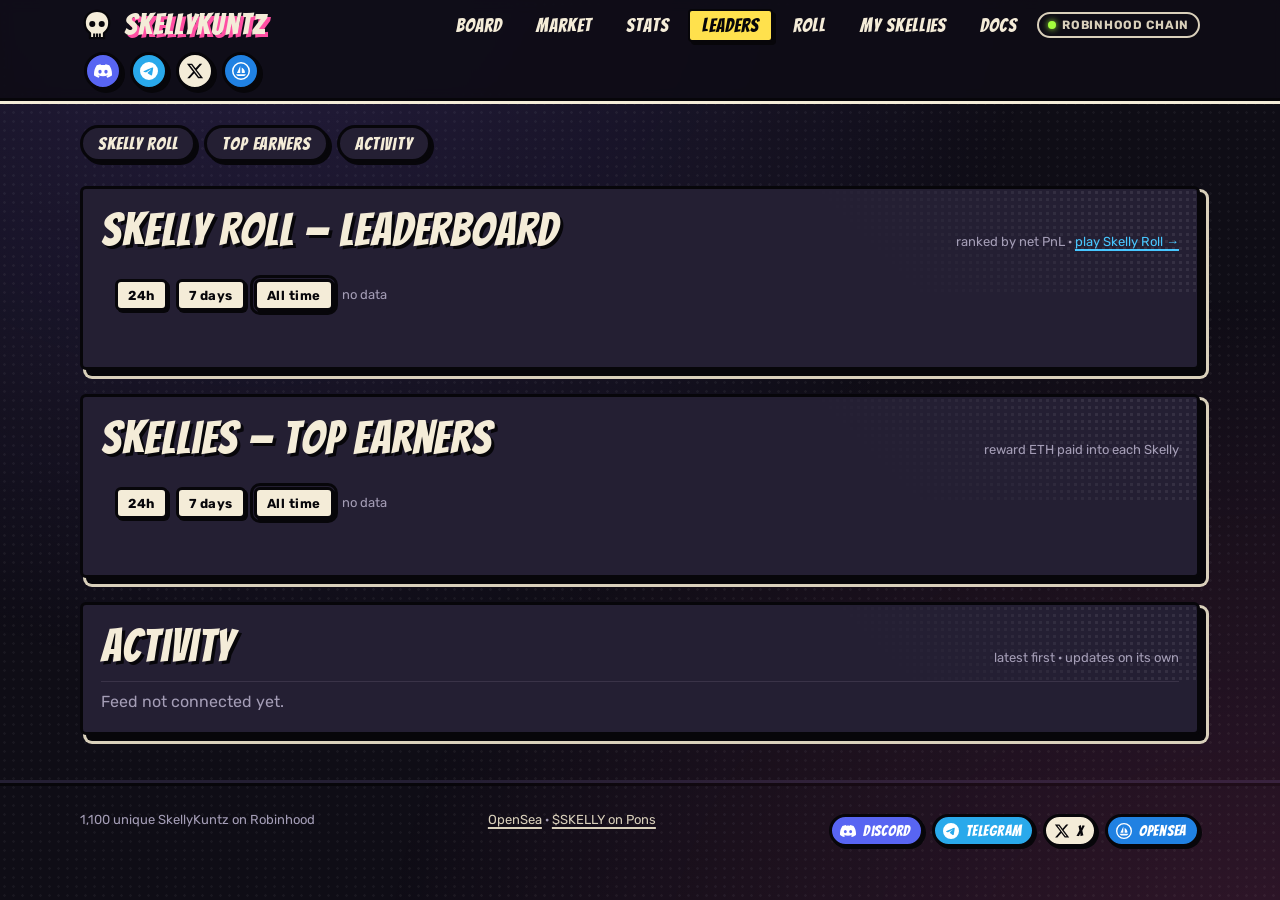
<file: leaderboard/index.html>
<!doctype html>
<html lang="en">
<head>
<meta charset="utf-8">
<meta name="viewport" content="width=device-width, initial-scale=1">
<title>SkellyKuntz — Leaderboards</title>
<meta name="description" content="Skelly Roll players by net PnL, the Skellies earning the most, and what is happening across the Skellyverse right now.">
<meta name="color-scheme" content="dark">
<link rel="icon" href="/img/favicon.svg" type="image/svg+xml">
<link rel="preconnect" href="https://fonts.googleapis.com">
<link rel="preconnect" href="https://fonts.gstatic.com" crossorigin>
<link href="https://fonts.googleapis.com/css2?family=Bangers&family=Rubik:wght@400;500;700&display=swap" rel="stylesheet">
<link rel="stylesheet" href="/css/skelly.css?v=20260929230000">
</head>
<body>

<main class="wrap" data-check="leaderboard-page">
  <nav class="lb-jump mt" aria-label="On this page">
    <a href="#roll">Skelly Roll</a>
    <a href="#skellies">Top earners</a>
    <a href="#activity">Activity</a>
  </nav>

  <section class="panel lit halftone mt" id="roll">
    <div class="panel-head">
      <h2>Skelly Roll — leaderboard</h2>
      <span class="dim small">ranked by net PnL · <a href="/roll/">play Skelly Roll →</a></span>
    </div>
    <div class="filters" id="rl-period">
      <button class="btn xs on" type="button" data-p="day">24h</button>
      <button class="btn xs" type="button" data-p="week">7 days</button>
      <button class="btn xs" type="button" data-p="all">All time</button>
      <span class="dim small" id="rl-note"></span>
    </div>
    <div id="rl-biggest" class="mt"></div>
    <div class="mt" id="rl-table"></div>
  </section>

  <section class="panel lit halftone mt" id="skellies">
    <div class="panel-head">
      <h2>Skellies — top earners</h2>
      <span class="dim small">reward ETH paid into each Skelly</span>
    </div>
    <div class="filters" id="sk-period">
      <button class="btn xs on" type="button" data-p="day">24h</button>
      <button class="btn xs" type="button" data-p="week">7 days</button>
      <button class="btn xs" type="button" data-p="all">All time</button>
      <span class="dim small" id="sk-note"></span>
    </div>
    <div class="mt" id="sk-table"></div>
  </section>

  <section class="panel lit halftone mt" id="activity">
    <div class="panel-head">
      <h2>Activity</h2>
      <span class="dim small">latest first · updates on its own</span>
    </div>
    <ul class="lb-list" id="feed"></ul>
    <div id="feed-pager"></div>
  </section>
</main>

<script src="/vendor/ethers.umd.min.js?v=20260929190000"></script>
<script src="/config.js?v=20260929190000"></script>
<script src="/js/abi.js?v=20260929190000"></script>
<script src="/js/ui.js?v=20260929190000"></script>
<script src="/js/rpc.js?v=20260929190000"></script>
<script src="/js/chain.js?v=20260929190000"></script>
<script src="/js/leaderboard.js?v=20260929250000"></script>
</body>
</html>
</file>
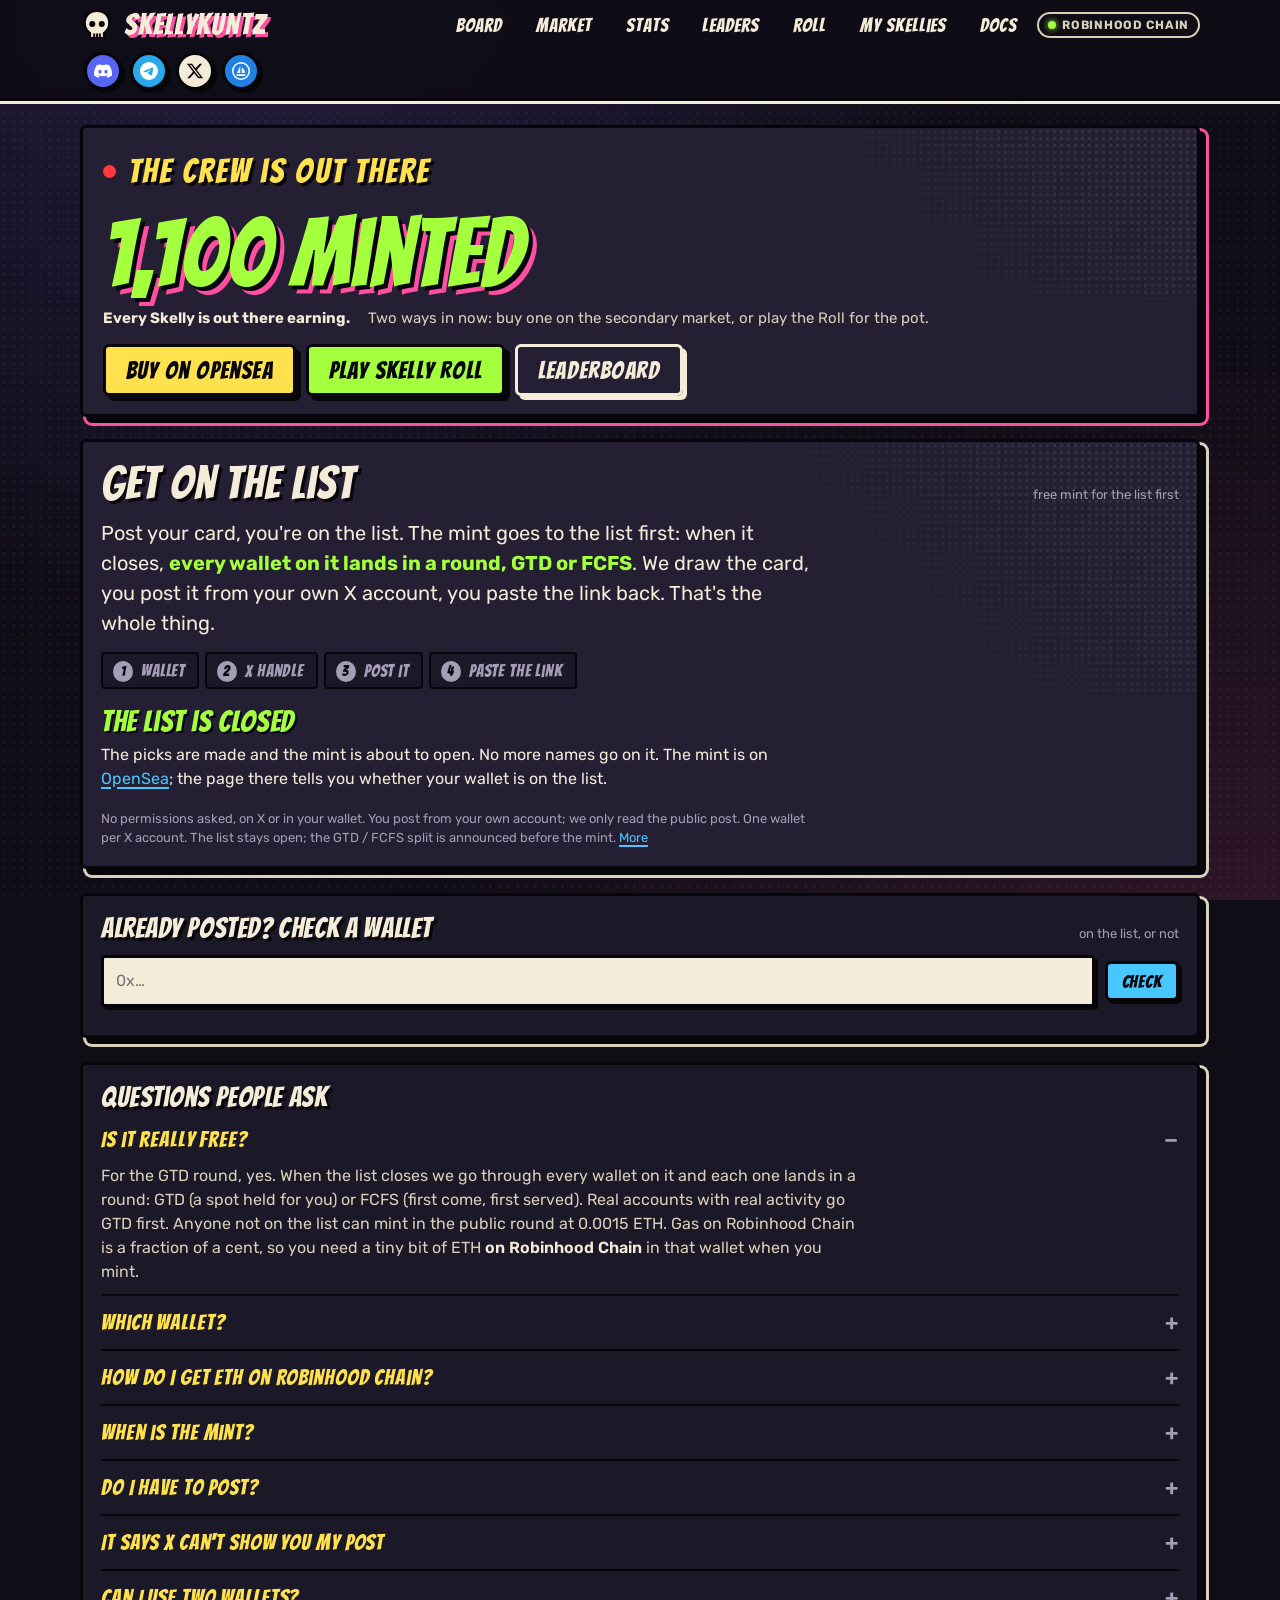
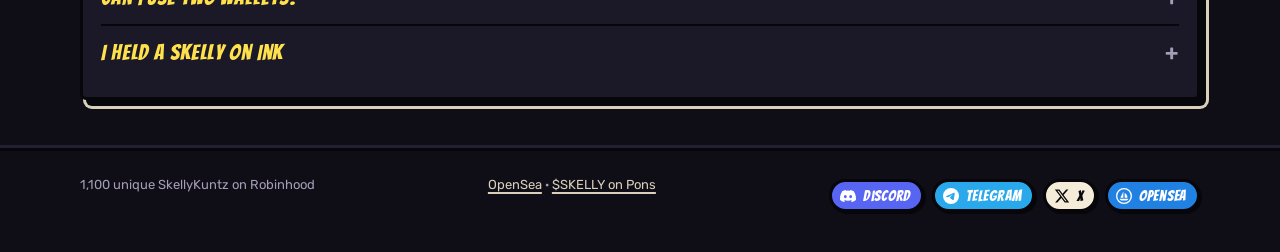
<file: list/index.html>
<!doctype html>
<html lang="en">
<head>
<meta charset="utf-8">
<meta name="viewport" content="width=device-width, initial-scale=1">
<title>SkellyKuntz — Get on the list</title>
<meta name="description" content="Post your card, you're on the list. Every wallet on it lands in a round, GTD or FCFS, when the list closes. Paste your wallet, type your X handle, post the card, paste the link.">
<meta property="og:type" content="website">
<meta property="og:site_name" content="SkellyKuntz">
<meta property="og:title" content="Get on the SkellyKuntz list">
<meta property="og:description" content="Post your card, you're on the list. Every wallet on it lands in a round, GTD or FCFS, when the list closes.">
<meta property="og:url" content="https://skellykuntz.com/list/">
<meta property="og:image" content="https://skellykuntz.com/img/og.png">
<meta property="og:image:width" content="1200">
<meta property="og:image:height" content="630">
<meta name="twitter:card" content="summary_large_image">
<meta name="twitter:site" content="@SkellyKuntz">
<meta name="twitter:title" content="Get on the SkellyKuntz list">
<meta name="twitter:description" content="Post your card, you're on the list. Every wallet on it lands in a round, GTD or FCFS, when the list closes.">
<meta name="twitter:image" content="https://skellykuntz.com/img/og.png">
<meta name="color-scheme" content="dark">
<link rel="icon" href="/img/favicon.svg" type="image/svg+xml">
<link rel="preconnect" href="https://fonts.googleapis.com">
<link rel="preconnect" href="https://fonts.gstatic.com" crossorigin>
<link href="https://fonts.googleapis.com/css2?family=Bangers&family=Rubik:wght@400;500;700&display=swap" rel="stylesheet">
<link rel="stylesheet" href="/css/skelly.css?v=20260929190000">
</head>
<body>

<main class="wrap" data-check="list-page">
  <div id="mint-countdown" class="mt" data-check="countdown"></div>
  <section class="panel lit halftone lst" id="lst" data-check="list">
    <div class="panel-head">
      <h2>Get on the list</h2>
      <span class="dim small" id="lst-sub">free mint for the list first</span>
    </div>
    <p class="lede lst-lede">Post your card, you're on the list. The mint goes to the list first: when it closes, <b>every wallet on it lands in a round, GTD or FCFS</b>. We draw the card, you post it from your own X account, you paste the link back. That's the whole thing.</p>
    <ol class="lst-steps" id="lst-steps" aria-label="Steps">
      <li>Wallet</li><li>X handle</li><li>Post it</li><li>Paste the link</li>
    </ol>
    <div class="lst-body" id="lst-body"></div>
    <p class="small dim lst-foot">No permissions asked, on X or in your wallet. You post from your own account; we only read the public post. One wallet per X account. The list stays open; the GTD / FCFS split is announced before the mint. <a href="/docs/#list">More</a></p>
  </section>

  <section class="panel mt lst hidden" id="pile" data-check="list-pile">
    <div class="panel-head">
      <h3>The list so far</h3>
      <span class="dim small" id="pile-sub">newest first</span>
    </div>
    <p class="pile-n"><b id="pile-n">—</b> <span id="pile-n-k">on the list</span> <span class="pile-open">· still open, no cap · GTD / FCFS decided at the close</span></p>
    <div class="pile" id="pile-names"></div>
    <p class="dim small hidden" id="pile-more"></p>
  </section>

  <section class="panel mt lst" id="check" data-check="list-check">
    <div class="panel-head">
      <h3>Already posted? Check a wallet</h3>
      <span class="dim small">on the list, or not</span>
    </div>
    <div id="lst-check"></div>
  </section>

  <section class="panel mt lst faq" id="faq" data-check="list-faq">
    <div class="panel-head"><h3>Questions people ask</h3></div>
    <details open><summary>Is it really free?</summary><p>For the GTD round, yes. When the list closes we go through every wallet on it and each one lands in a round: GTD (a spot held for you) or FCFS (first come, first served). Real accounts with real activity go GTD first. Anyone not on the list can mint in the public round at 0.0015 ETH. Gas on Robinhood Chain is a fraction of a cent, so you need a tiny bit of ETH <em>on Robinhood Chain</em> in that wallet when you mint.</p></details>
    <details><summary>Which wallet?</summary><p>Any normal Ethereum wallet: MetaMask, Rabby, Coinbase Wallet, Phantom's EVM side, a hardware wallet. Paste the address you'll mint with. It has to be the same wallet on mint day; the list is by address.</p></details>
    <details><summary>How do I get ETH on Robinhood Chain?</summary><p id="faq-bridge">Bridge a little ETH over from Ethereum or another chain. A dollar's worth covers gas for a very long time.</p></details>
    <details><summary>When is the mint?</summary><p>Soon. The date lands here and on the board as a countdown the moment it's set. Follow <a href="https://x.com/SkellyKuntz" target="_blank" rel="noopener">@SkellyKuntz</a>.</p></details>
    <details><summary>Do I have to post?</summary><p>Yes. The post is how we know the wallet belongs to a real person with a real X account. No permissions are asked: you post yourself, we only read the public post.</p></details>
    <details><summary>It says X can't show you my post</summary><p>X hides some accounts' posts from the tools we read with. Your link is saved and a person checks it by hand, usually within the day. Nothing else to do. If you'd rather not wait, turn off "mark media you post as sensitive" in X settings and post once more.</p></details>
    <details><summary>Can I use two wallets?</summary><p>One wallet per X account, one X account per wallet. Posting again with the same wallet just updates it.</p></details>
    <details><summary>I held a Skelly on Ink</summary><p>Complete the form we posted on X. Everyone who fills it gets their Skelly airdropped before the mint, to the wallet they gave, checked against the Ink holder snapshot. No form, no airdrop. You can still get on the list with the same wallet for a shot at another one.</p></details>
  </section>
</main>

<script src="/config.js?v=20260929190000"></script>
<script src="/js/ui.js?v=20260929190000"></script>
<script src="/js/list.js?v=20260929190000"></script>
</body>
</html>
</file>
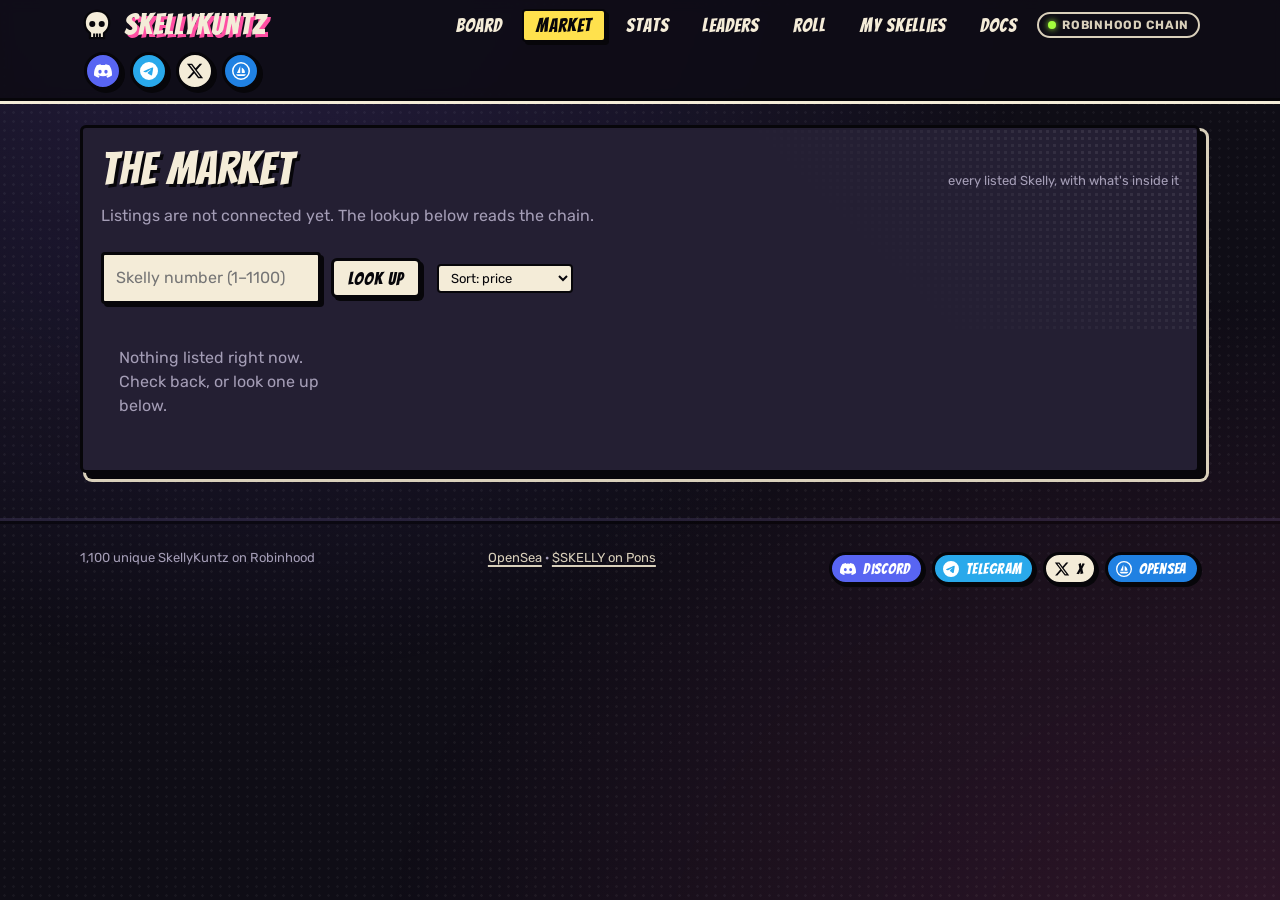
<file: market/index.html>
<!doctype html>
<html lang="en">
<head>
<meta charset="utf-8">
<meta name="viewport" content="width=device-width, initial-scale=1">
<title>SkellyKuntz — Market</title>
<meta name="description" content="Every Skelly listed on OpenSea, with what's inside it and whether it's awake, next to the price. Look any Skelly up by number.">
<meta property="og:type" content="website">
<meta property="og:site_name" content="SkellyKuntz">
<meta property="og:title" content="The Skelly market">
<meta property="og:description" content="Every listed Skelly with its on-chain state next to the price.">
<meta property="og:url" content="https://skellykuntz.com/market/">
<meta property="og:image" content="https://skellykuntz.com/img/og.png">
<meta property="og:image:width" content="1200">
<meta property="og:image:height" content="630">
<meta name="twitter:card" content="summary_large_image">
<meta name="twitter:site" content="@SkellyKuntz">
<meta name="twitter:title" content="The Skelly market">
<meta name="twitter:description" content="Every listed Skelly with its on-chain state next to the price.">
<meta name="twitter:image" content="https://skellykuntz.com/img/og.png">
<meta name="color-scheme" content="dark">
<link rel="icon" href="/img/favicon.svg" type="image/svg+xml">
<link rel="preconnect" href="https://fonts.googleapis.com">
<link rel="preconnect" href="https://fonts.gstatic.com" crossorigin>
<link href="https://fonts.googleapis.com/css2?family=Bangers&family=Rubik:wght@400;500;700&display=swap" rel="stylesheet">
<link rel="stylesheet" href="/css/skelly.css?v=20260929190000">
</head>
<body>

<main class="wrap" data-check="market-page">
  <section class="panel lit halftone mt">
    <div class="panel-head">
      <h2>The Market</h2>
      <span class="dim small">every listed Skelly, with what's inside it</span>
    </div>
    <div class="mk-head" id="mk-head" data-check="mk-head"></div>
    <div class="mk-lookup mt">
      <input class="lst-input" id="mk-id" type="number" min="1" max="1100" inputmode="numeric" placeholder="Skelly number (1–1100)" aria-label="Skelly number">
      <button class="btn sm" id="mk-go" type="button">Look up</button>
      <select class="mk-sort" id="mk-sort" aria-label="Sort listings">
        <option value="price">Sort: price</option>
        <option value="awake">Sort: awake first</option>
        <option value="level">Sort: level</option>
      </select>
    </div>
    <div class="mt" id="mk-card" data-check="mk-card"></div>
    <div class="mk-grid mt" id="mk-grid" data-check="mk-grid"></div>
  </section>
</main>

<script src="/vendor/ethers.umd.min.js?v=20260929190000"></script>
<script src="/config.js?v=20260929190000"></script>
<script src="/js/abi.js?v=20260929190000"></script>
<script src="/js/ui.js?v=20260929190000"></script>
<script src="/js/rpc.js?v=20260929190000"></script>
<script src="/js/chain.js?v=20260929190000"></script>
<script src="/js/skcard.js?v=20260929190000"></script>
<script src="/js/market.js?v=20260929190000"></script>
</body>
</html>
</file>
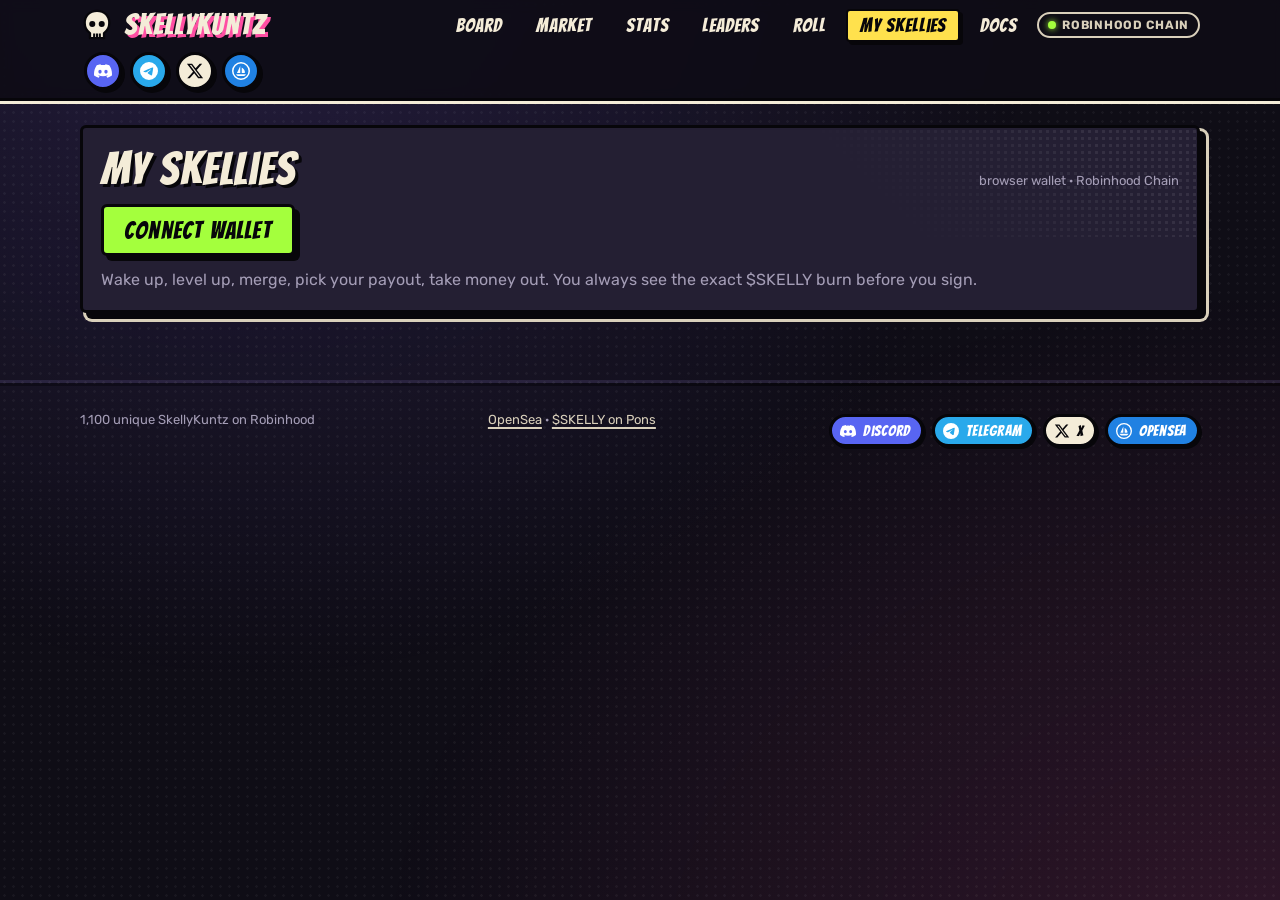
<file: my/index.html>
<!doctype html>
<html lang="en">
<head>
<meta charset="utf-8">
<meta name="viewport" content="width=device-width, initial-scale=1">
<title>SkellyKuntz — My Skellies</title>
<meta name="description" content="Connect a wallet to raise, ascend, absorb, set portions and unearth your SkellyKuntz holdings.">
<meta property="og:type" content="website">
<meta property="og:site_name" content="SkellyKuntz">
<meta property="og:title" content="My Skellies">
<meta property="og:description" content="Wake up, level up, merge, pick your payout, take money out.">
<meta property="og:url" content="https://skellykuntz.com/my/">
<meta property="og:image" content="https://skellykuntz.com/img/og.png">
<meta property="og:image:width" content="1200">
<meta property="og:image:height" content="630">
<meta name="twitter:card" content="summary_large_image">
<meta name="twitter:site" content="@SkellyKuntz">
<meta name="twitter:title" content="My Skellies">
<meta name="twitter:description" content="Wake up, level up, merge, pick your payout, take money out.">
<meta name="twitter:image" content="https://skellykuntz.com/img/og.png">
<meta name="color-scheme" content="dark">
<link rel="icon" href="/img/favicon.svg" type="image/svg+xml">
<link rel="preconnect" href="https://fonts.googleapis.com">
<link rel="preconnect" href="https://fonts.gstatic.com" crossorigin>
<link href="https://fonts.googleapis.com/css2?family=Bangers&family=Rubik:wght@400;500;700&display=swap" rel="stylesheet">
<link rel="stylesheet" href="/css/skelly.css?v=20260929300000">
</head>
<body>

<main class="wrap" data-check="my">
  <section class="panel lit halftone mt" data-check="connect" id="connect-panel">
    <div class="panel-head">
      <h2>My Skellies</h2>
      <span class="dim small">browser wallet · Robinhood Chain</span>
    </div>
    <div class="connect" id="connect">
      <button class="btn acid" id="btn-connect">Connect wallet</button>
      <span class="dim">Wake up, level up, merge, pick your payout, take money out. You always see the exact $SKELLY burn before you sign.</span>
    </div>
    <div class="connect hidden" id="connected">
      <span class="addr" id="addr">—</span>
      <span id="my-buy"></span>
      <button class="btn xs" id="btn-refresh">Refresh</button>
      <button class="btn xs ghost" id="btn-disconnect">Disconnect</button>
    </div>
    <div class="stat-row hidden" id="stats">
      <span>$SKELLY in wallet: <b id="s-bal">—</b></span>
      <span>$SKELLY approved to burn: <b id="s-allow">—</b></span>
    </div>
    <p class="launch-note hidden" id="launch-note">Wake up opens when $SKELLY launches.</p>
  </section>

  <section class="panel lit halftone mt hidden" id="tiles-panel" data-check="my-tiles-panel">
    <div class="panel-head">
      <h2>Your Skellies at a glance</h2>
      <span class="dim small">live from the chain</span>
    </div>
    <div class="tiles" id="my-tiles" data-check="my-tiles"></div>
  </section>

  <div class="bulk hidden" id="bulk" data-check="bulk">
    <button class="btn sm acid" id="btn-wake-all">Wake all asleep</button>
    <button class="btn sm lemon" id="btn-level-all">Level all up</button>
    <button class="btn sm sky" id="btn-unearth-all">Take out all</button>
    <button class="btn sm pink" id="btn-absorb">Merge selected</button>
    <span class="dim small" id="sel-note">Tick 2–3 to merge · the first ticked stays.</span>
  </div>

  <div class="filters hidden" id="filters" data-check="filters">
    <input id="f-search" type="search" inputmode="numeric" placeholder="Search id" aria-label="Search by id">
    <span class="f-chips">
      <button class="btn xs on" type="button" data-f="all">All</button>
      <button class="btn xs" type="button" data-f="awake">Awake</button>
      <button class="btn xs" type="button" data-f="asleep">Asleep</button>
      <button class="btn xs" type="button" data-f="relic">Relics</button>
      <button class="btn xs" type="button" data-f="holding">Holding</button>
      <button class="btn xs" type="button" data-f="owed">Earning</button>
    </span>
    <select id="f-sort" aria-label="Sort">
      <option value="power">Sort: share points</option>
      <option value="owed">Sort: earned</option>
      <option value="id">Sort: id</option>
    </select>
    <span class="dim small" id="f-count"></span>
  </div>

  <div class="skellies" id="skellies" data-check="list"></div>
  <p class="dim mt hidden" id="empty">No Skellies in this wallet yet. <a id="empty-mint" href="#">Mint one on OpenSea</a> or buy one on the secondary market. Whatever is inside comes with it.</p>
</main>

<script src="/vendor/ethers.umd.min.js?v=20260929190000"></script>
<script src="/config.js?v=20260929190000"></script>
<script src="/js/abi.js?v=20260929190000"></script>
<script src="/js/ui.js?v=20260929190000"></script>
<script src="/js/rpc.js?v=20260929190000"></script>
<script src="/js/chain.js?v=20260929190000"></script>
<script src="/js/token.js?v=20260929190000"></script>
<script src="/js/wallet.js?v=20260929190000"></script>
<script src="/js/mine.js?v=20260929300000"></script>
</body>
</html>
</file>
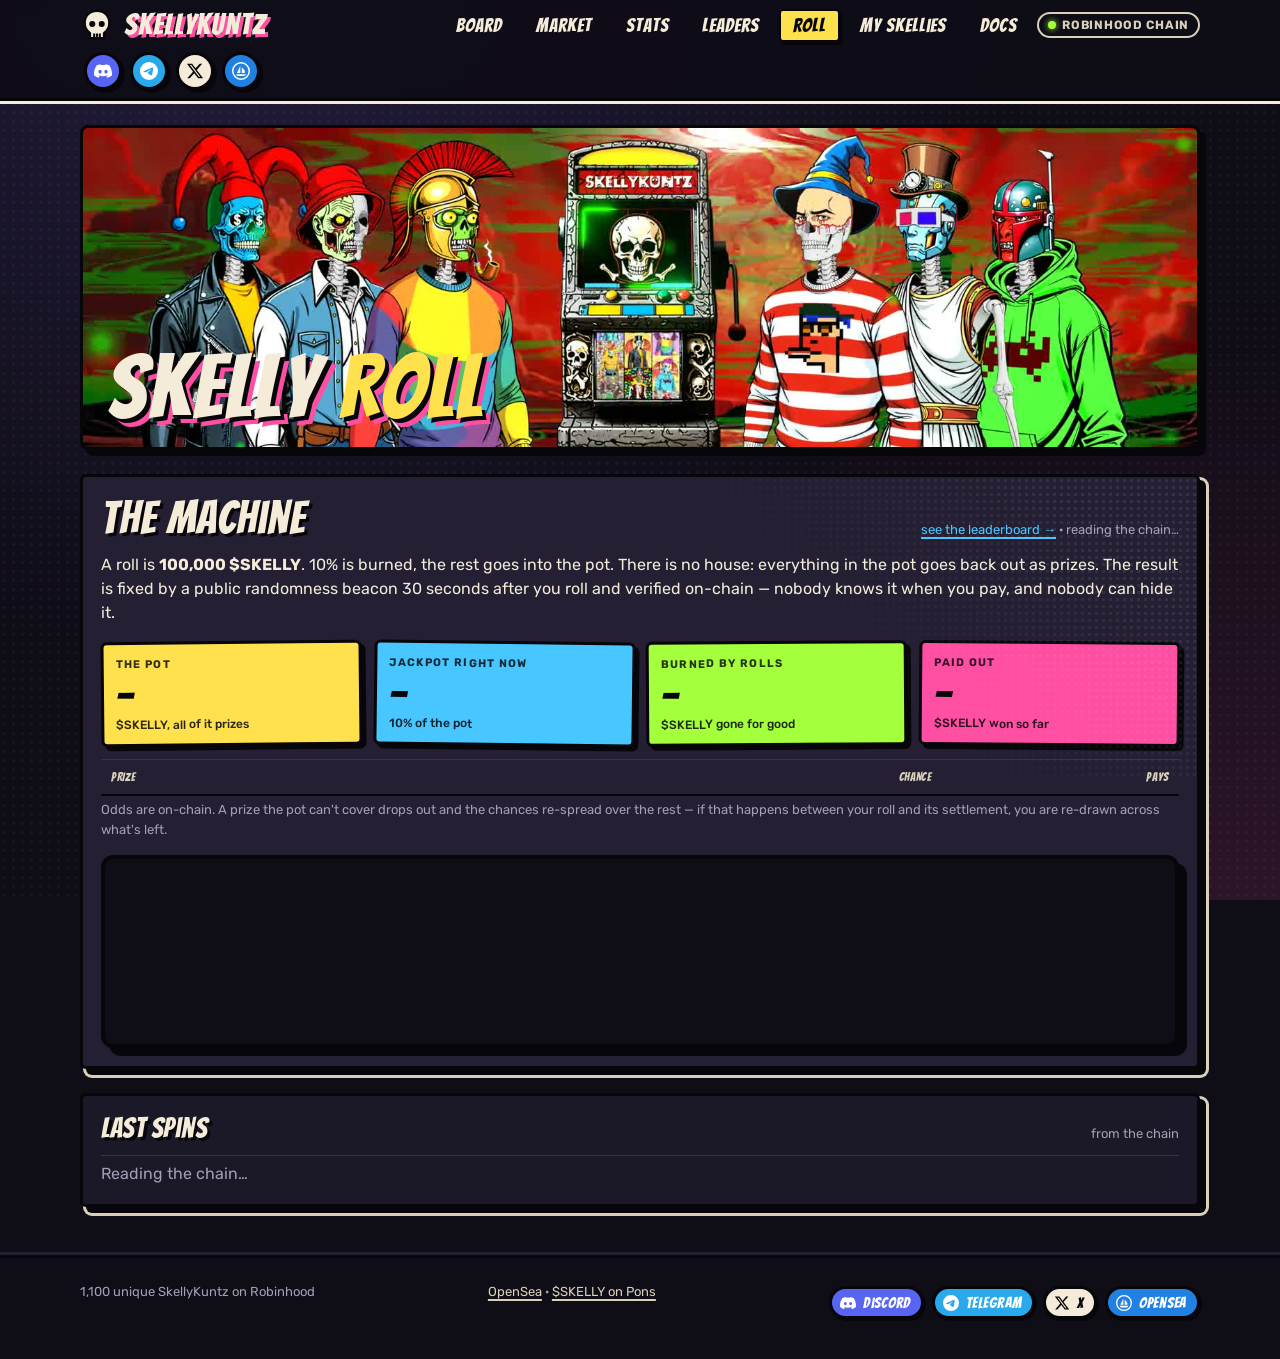
<file: roll/index.html>
<!doctype html>
<html lang="en">
<head>
<meta charset="utf-8">
<meta name="viewport" content="width=device-width, initial-scale=1">
<title>SkellyKuntz — Skelly Roll</title>
<meta name="description" content="Skelly Roll: 100,000 $SKELLY a roll, 10% burned, the rest is the pot. Bones, big bones, the motherlode or the jackpot — the beacon decides, on-chain.">
<meta property="og:type" content="website">
<meta property="og:site_name" content="SkellyKuntz">
<meta property="og:title" content="Skelly Roll">
<meta property="og:description" content="100,000 $SKELLY a roll. 10% burned. The rest is the pot. The beacon decides.">
<meta property="og:url" content="https://skellykuntz.com/roll/">
<meta property="og:image" content="https://skellykuntz.com/img/og.png">
<meta property="og:image:width" content="1200">
<meta property="og:image:height" content="630">
<meta name="twitter:card" content="summary_large_image">
<meta name="twitter:site" content="@SkellyKuntz">
<meta name="twitter:title" content="Skelly Roll">
<meta name="twitter:description" content="100,000 $SKELLY a roll. 10% burned. The rest is the pot. The beacon decides.">
<meta name="twitter:image" content="https://skellykuntz.com/img/og.png">
<meta name="color-scheme" content="dark">
<link rel="icon" href="/img/favicon.svg" type="image/svg+xml">
<link rel="preconnect" href="https://fonts.googleapis.com">
<link rel="preconnect" href="https://fonts.gstatic.com" crossorigin>
<link href="https://fonts.googleapis.com/css2?family=Bangers&family=Rubik:wght@400;500;700&display=swap" rel="stylesheet">
<link rel="stylesheet" href="/css/skelly.css?v=20260929190000">
</head>
<body>

<main class="wrap" data-check="roll-page">
  <div class="rl-hero mt">
    <video autoplay muted loop playsinline poster="/roll/machine-poster.jpg" aria-label="Skeletons around a slot machine"><source src="/roll/machine.mp4" type="video/mp4"></video>
    <h1 class="rl-title">Skelly <span style="color:var(--lemon)">Roll</span></h1>
  </div>

  <section class="panel lit halftone mt" data-check="roll">
    <div class="panel-head">
      <h2>The machine</h2>
      <span class="dim small"><a href="/leaderboard/">see the leaderboard →</a> · <span id="rl-state">reading the chain…</span></span>
    </div>
    <p class="lede">A roll is <b>100,000 $SKELLY</b>. 10% is burned, the rest goes into the pot. There is no house: everything in the pot goes back out as prizes. The result is fixed by a public randomness beacon 30 seconds after you roll and verified on-chain — nobody knows it when you pay, and nobody can hide it.</p>

    <div class="rl-tiles">
      <div class="tile"><span class="k">The pot</span><span class="v" id="rl-pot">—</span><span class="u">$SKELLY, all of it prizes</span></div>
      <div class="tile"><span class="k">Jackpot right now</span><span class="v" id="rl-jack">—</span><span class="u">10% of the pot</span></div>
      <div class="tile"><span class="k">Burned by rolls</span><span class="v" id="rl-burned">—</span><span class="u">$SKELLY gone for good</span></div>
      <div class="tile"><span class="k">Paid out</span><span class="v" id="rl-paid">—</span><span class="u">$SKELLY won so far</span></div>
    </div>

    <table class="rl-odds" id="rl-odds" aria-label="Odds">
      <thead><tr><th>Prize</th><th class="n">Chance</th><th class="n">Pays</th></tr></thead>
      <tbody></tbody>
    </table>
    <p class="small dim">Odds are on-chain. A prize the pot can't cover drops out and the chances re-spread over the rest — if that happens between your roll and its settlement, you are re-drawn across what's left.</p>

    <div class="rl-machine">
      <div class="rl-reels" id="rl-reels" aria-live="polite"></div>
      <div class="rl-buttons" id="rl-buttons"></div>
      <p class="rl-status small" id="rl-status"></p>
    </div>
  </section>

  <section class="panel mt" data-check="roll-feed">
    <div class="panel-head"><h3>Last spins</h3><span class="dim small">from the chain</span></div>
    <ul class="rl-feed" id="rl-feed"><li><span class="dim">Reading the chain…</span></li></ul>
  </section>
</main>

<script src="/vendor/ethers.umd.min.js?v=20260929190000"></script>
<script src="/config.js?v=20260929190000"></script>
<script src="/js/abi.js?v=20260929190000"></script>
<script src="/js/ui.js?v=20260929190000"></script>
<script src="/js/rpc.js?v=20260929190000"></script>
<script src="/js/wallet.js?v=20260929190000"></script>
<script src="/js/token.js?v=20260929190000"></script>
<script src="/js/roll.js?v=20260929190000"></script>
</body>
</html>
</file>
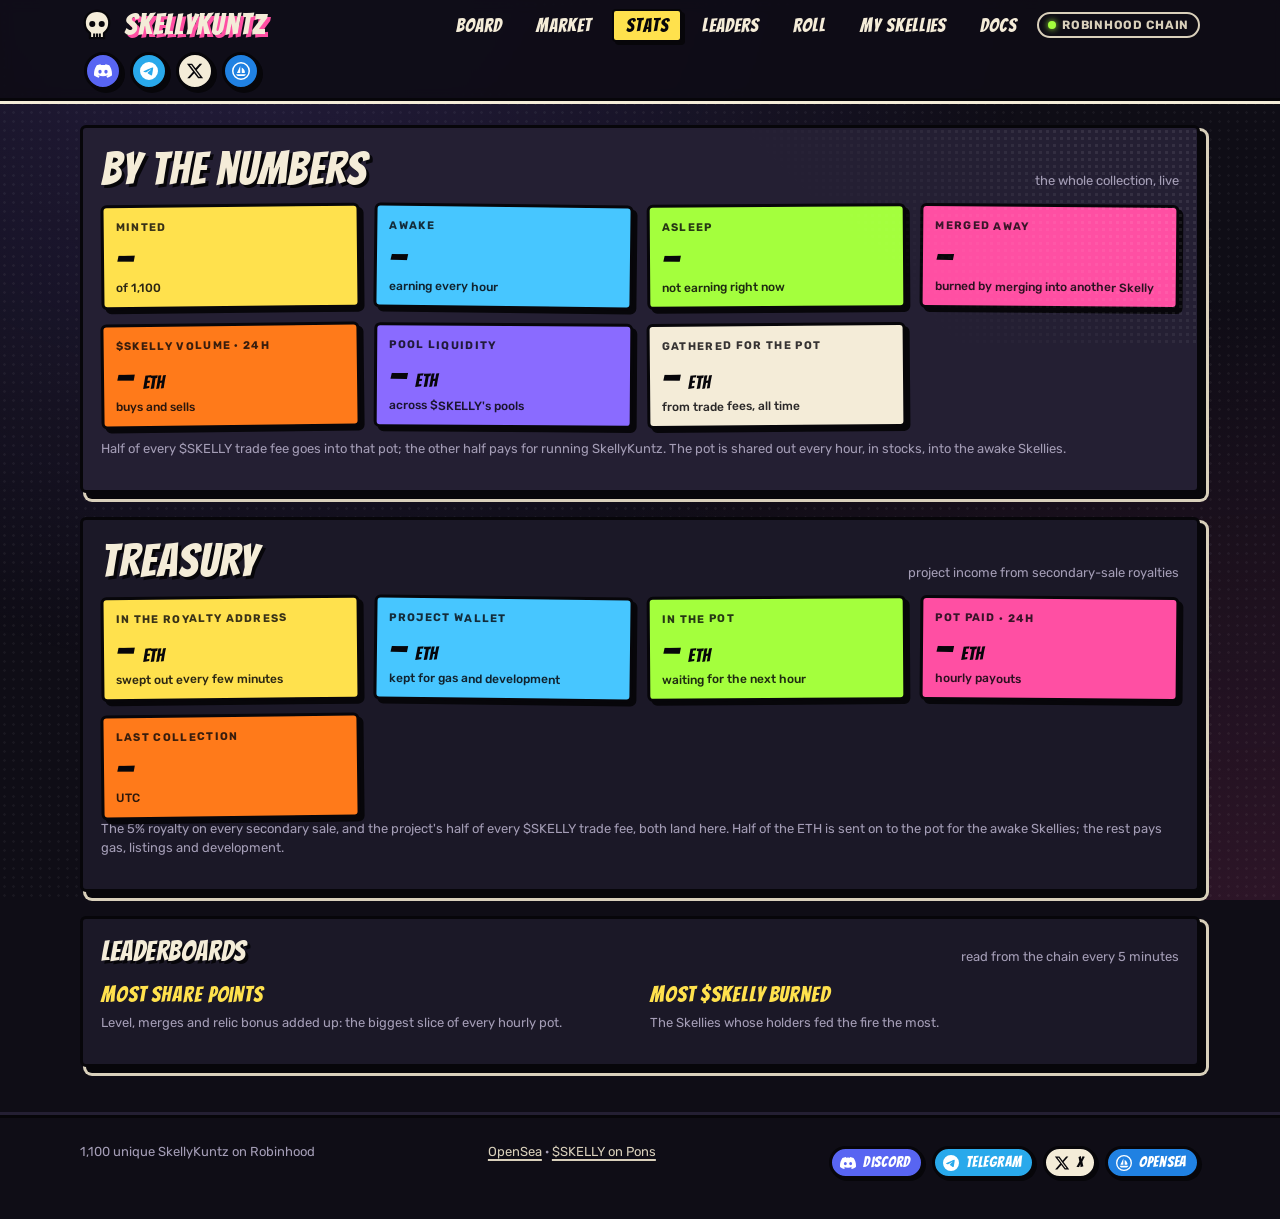
<file: stats/index.html>
<!doctype html>
<html lang="en">
<head>
<meta charset="utf-8">
<meta name="viewport" content="width=device-width, initial-scale=1">
<title>SkellyKuntz — Stats</title>
<meta name="description" content="SkellyKuntz by the numbers: minted, awake, asleep, listed, merged away, $SKELLY volume and everything paid out to Skellies so far.">
<meta property="og:type" content="website">
<meta property="og:site_name" content="SkellyKuntz">
<meta property="og:title" content="SkellyKuntz stats">
<meta property="og:description" content="Minted, awake, asleep, listed, merged away, $SKELLY volume and everything paid out so far.">
<meta property="og:url" content="https://skellykuntz.com/stats/">
<meta property="og:image" content="https://skellykuntz.com/img/og.png">
<meta property="og:image:width" content="1200">
<meta property="og:image:height" content="630">
<meta name="twitter:card" content="summary_large_image">
<meta name="twitter:site" content="@SkellyKuntz">
<meta name="twitter:title" content="SkellyKuntz stats">
<meta name="twitter:description" content="Minted, awake, asleep, listed, merged away, $SKELLY volume and everything paid out so far.">
<meta name="twitter:image" content="https://skellykuntz.com/img/og.png">
<meta name="color-scheme" content="dark">
<link rel="icon" href="/img/favicon.svg" type="image/svg+xml">
<link rel="preconnect" href="https://fonts.googleapis.com">
<link rel="preconnect" href="https://fonts.gstatic.com" crossorigin>
<link href="https://fonts.googleapis.com/css2?family=Bangers&family=Rubik:wght@400;500;700&display=swap" rel="stylesheet">
<link rel="stylesheet" href="/css/skelly.css?v=20260929190000">
</head>
<body>

<main class="wrap" data-check="stats-page">
  <div id="token-panel" class="mt" data-check="token"></div>

  <section class="panel lit halftone mt" data-check="stats">
    <div class="panel-head">
      <h2>By the numbers</h2>
      <span class="dim small">the whole collection, live</span>
    </div>
    <div class="stat-tiles">
      <div class="tile"><span class="k">Minted</span><span class="v" id="st-minted">—</span><span class="u" id="st-minted-u">of 1,100</span></div>
      <div class="tile"><span class="k">Awake</span><span class="v" id="st-awake">—</span><span class="u">earning every hour</span></div>
      <div class="tile"><span class="k">Asleep</span><span class="v" id="st-asleep">—</span><span class="u">not earning right now</span></div>
      <div class="tile"><span class="k">Merged away</span><span class="v" id="st-merged">—</span><span class="u">burned by merging into another Skelly</span></div>
      <div class="tile"><span class="k">$SKELLY volume · 24h</span><span class="v"><span id="st-vol24">—</span> <small>ETH</small></span><span class="u" id="st-vol-u">buys and sells</span></div>
      <div class="tile"><span class="k">Pool liquidity</span><span class="v"><span id="st-liquidity">—</span> <small>ETH</small></span><span class="u">across $SKELLY's pools</span></div>
      <div class="tile"><span class="k">Gathered for the pot</span><span class="v"><span id="st-paid">—</span> <small>ETH</small></span><span class="u" id="st-paid-u">from trade fees, all time</span></div>
    </div>
    <p class="stat-note" id="st-note"></p>
    <p class="small dim">Half of every $SKELLY trade fee goes into that pot; the other half pays for running SkellyKuntz. The pot is shared out every hour, in stocks, into the awake Skellies.</p>
  </section>

  <section class="panel mt" data-check="treasury">
    <div class="panel-head">
      <h2>Treasury</h2>
      <span class="dim small">project income from secondary-sale royalties</span>
    </div>
    <div class="stat-tiles">
      <div class="tile"><span class="k">In the royalty address</span><span class="v"><span id="tr-now">—</span> <small>ETH</small></span><span class="u">swept out every few minutes</span></div>
      <div class="tile"><span class="k">Project wallet</span><span class="v"><span id="tr-wallet">—</span> <small>ETH</small></span><span class="u">kept for gas and development</span></div>
      <div class="tile"><span class="k">In the pot</span><span class="v"><span id="tr-pot">—</span> <small>ETH</small></span><span class="u">waiting for the next hour</span></div>
      <div class="tile"><span class="k">Pot paid · 24h</span><span class="v"><span id="tr-pay">—</span> <small>ETH</small></span><span class="u" id="tr-pay-u">hourly payouts</span></div>
      <div class="tile"><span class="k">Last collection</span><span class="v" id="tr-last">—</span><span class="u">UTC</span></div>
    </div>
    <p class="small dim">The 5% royalty on every secondary sale, and the project's half of every $SKELLY trade fee, both land here. Half of the ETH is sent on to the pot for the awake Skellies; the rest pays gas, listings and development.</p>
  </section>

  <section class="panel mt" data-check="stats-leaders">
    <div class="panel-head">
      <h3>Leaderboards</h3>
      <span class="dim small">read from the chain every 5 minutes</span>
    </div>
    <div class="leaders">
      <div><h4>Most share points</h4><p class="small dim">Level, merges and relic bonus added up: the biggest slice of every hourly pot.</p><ol class="lb" id="lb-power"></ol></div>
      <div><h4>Most $SKELLY burned</h4><p class="small dim">The Skellies whose holders fed the fire the most.</p><ol class="lb" id="lb-burned"></ol></div>
    </div>
  </section>

  <section class="panel mt" data-check="stats-listed" hidden>
    <div class="panel-head">
      <h3>Listed right now</h3>
      <span class="dim small">tap one to see what's inside it</span>
    </div>
    <div class="mk-grid" id="st-listed-grid"></div>
  </section>
</main>

<script src="/vendor/ethers.umd.min.js?v=20260929190000"></script>
<script src="/config.js?v=20260929190000"></script>
<script src="/js/abi.js?v=20260929190000"></script>
<script src="/js/ui.js?v=20260929190000"></script>
<script src="/js/rpc.js?v=20260929190000"></script>
<script src="/js/chain.js?v=20260929190000"></script>
<script src="/js/skcard.js?v=20260929190000"></script>
<script src="/js/wallet.js?v=20260929190000"></script>
<script src="/js/token.js?v=20260929190000"></script>
<script src="/js/stats.js?v=20260929190000"></script>
</body>
</html>
</file>
<file: css/skelly.css>
/* SkellyKuntz — comic ink on a dark ground. */

:root {
  --ink: #0f0d16;
  --ink-2: #17142200;
  --panel: #1b1827;
  --panel-2: #241f33;
  --line: #07060a;
  --bone: #f4ecd8;
  --bone-2: #d9d0bb;
  --muted: #a49db6;
  --acid: #a4ff3d;
  --pink: #ff4fa3;
  --sky: #47c6ff;
  --lemon: #ffe14d;
  --tangerine: #ff7a1a;
  --blood: #ff3b3b;
  --violet: #8a6bff;
  --display: 'Bangers', 'Impact', 'Arial Narrow Bold', 'Helvetica Neue', sans-serif;
  --text: 'Rubik', 'Segoe UI', 'Helvetica Neue', Arial, sans-serif;
  --gutter: clamp(16px, 4vw, 40px);
  --maxw: 1200px;
  --radius: 6px;
}

* { box-sizing: border-box; }
html { -webkit-text-size-adjust: 100%; scroll-behavior: smooth; }
body {
  margin: 0;
  background: var(--ink);
  color: var(--bone);
  font: 16px/1.5 var(--text);
  min-width: 320px;
  overflow-x: hidden;
}
body::before {
  /* halftone haze over the whole ground */
  content: '';
  position: fixed;
  inset: 0;
  pointer-events: none;
  background:
    radial-gradient(circle at 50% 50%, rgba(255,255,255,.045) 1px, transparent 1.6px) 0 0 / 9px 9px,
    radial-gradient(ellipse at 20% -10%, rgba(138,107,255,.18), transparent 55%),
    radial-gradient(ellipse at 100% 110%, rgba(255,79,163,.14), transparent 50%);
  z-index: 0;
}
a { color: var(--sky); text-decoration-thickness: 2px; text-underline-offset: 3px; }
a:hover { color: var(--lemon); }
img { max-width: 100%; display: block; }
button { font: inherit; }
code, .mono { font-family: ui-monospace, 'SF Mono', Menlo, Consolas, monospace; font-size: .92em; }
h1, h2, h3 { font-family: var(--display); font-weight: 400; letter-spacing: .02em; margin: 0; line-height: 1; }
h2 { font-size: clamp(30px, 4.6vw, 46px); }
h3 { font-size: clamp(22px, 3vw, 28px); }
p { margin: 0 0 1em; }
.hidden { display: none !important; }
.wrap { width: 100%; max-width: var(--maxw); margin: 0 auto; padding-inline: var(--gutter); position: relative; z-index: 1; }
.dim { color: var(--muted); }
.small { font-size: 13px; }
.nowrap { white-space: nowrap; }
.right { text-align: right; }
.mt { margin-top: 24px; }

/* ------------------------------------------------------------ top bar */
.top {
  position: sticky; top: 0; z-index: 50;
  background: rgba(15,13,22,.92);
  backdrop-filter: blur(6px);
  border-bottom: 3px solid var(--line);
  box-shadow: 0 3px 0 var(--bone);
}
.top-in {
  display: flex; align-items: center; justify-content: space-between; gap: 10px 18px; flex-wrap: wrap;
  min-height: 60px; padding-block: 8px;
}
.brand {
  font-family: var(--display); font-size: 30px; line-height: 1; color: var(--bone); text-decoration: none;
  display: inline-flex; align-items: center; gap: 10px; letter-spacing: .03em;
  text-shadow: 3px 3px 0 var(--pink);
}
.brand svg { width: 34px; height: 34px; flex: none; }
.brand:hover { color: var(--bone); }
.nav { display: flex; gap: 6px; flex-wrap: wrap; align-items: center; }
.nav a {
  font-family: var(--display); font-size: 19px; letter-spacing: .05em; text-decoration: none;
  color: var(--bone); padding: 5px 12px; border: 2px solid transparent; border-radius: 4px; line-height: 1;
}
.nav a:hover { border-color: var(--bone); }
.nav a.on { background: var(--lemon); color: var(--line); border-color: var(--line); box-shadow: 3px 3px 0 var(--line); }
.pill {
  display: inline-flex; align-items: center; gap: 6px; font-size: 12px; font-weight: 700; letter-spacing: .06em; text-transform: uppercase;
  padding: 4px 9px; border: 2px solid var(--bone-2); border-radius: 999px; color: var(--bone-2); line-height: 1.2; white-space: nowrap;
}
.pill.mock { border-color: var(--tangerine); color: var(--tangerine); }
.pill .dot { width: 8px; height: 8px; border-radius: 50%; background: var(--acid); box-shadow: 0 0 6px var(--acid); }
.pill.off .dot { background: var(--blood); box-shadow: none; }

/* ------------------------------------------------------------ banner */
.banner {
  /* good news, so the good-news colour (acid), not a warning orange */
  background: var(--acid); color: var(--line); border-bottom: 3px solid var(--line);
  font-weight: 500;
}
.banner .wrap { display: flex; gap: 8px 16px; align-items: center; flex-wrap: wrap; padding-block: 10px; }
.banner b { font-family: var(--display); font-size: 20px; letter-spacing: .04em; font-weight: 400; }
.banner a { color: var(--line); font-weight: 700; }

/* ------------------------------------------------------------ hero */
.hero { padding-block: clamp(24px, 4vw, 44px) 8px; }
.hero-grid { display: grid; grid-template-columns: minmax(0, 1fr); gap: 24px; align-items: center; }

.hero h1 {
  font-size: clamp(56px, 10vw, 112px);
  line-height: .9; letter-spacing: .01em;
  color: var(--bone);
  text-shadow: 4px 4px 0 var(--line), 8px 8px 0 var(--pink);
  transform: rotate(-2deg);
  transform-origin: left bottom;
  margin: 0 0 14px 6px;
}
.hero h1 span { color: var(--lemon); }
.hero .lede { font-size: clamp(18px, 2.2vw, 22px); max-width: 560px; margin-bottom: 10px; }
.hero .lede b { color: var(--acid); }
.sub { color: var(--muted); max-width: 560px; }

.strip {
  display: flex; gap: 12px; overflow-x: auto; padding: 18px 6px 22px; scroll-snap-type: x mandatory;
  -webkit-overflow-scrolling: touch; scrollbar-width: none;
}
.strip::-webkit-scrollbar { display: none; }
.strip .card { flex: 0 0 auto; width: 150px; scroll-snap-align: start; }
.card {
  position: relative; background: var(--bone);
  border: 3px solid var(--line); border-radius: var(--radius);
  box-shadow: 5px 5px 0 var(--line), 5px 5px 0 3px var(--bone);
  overflow: hidden;
}
.card img { width: 100%; height: auto; aspect-ratio: 36 / 50; object-fit: cover; background: #2b2740; }
.strip .card:nth-child(odd) { transform: rotate(-2.5deg); }
.strip .card:nth-child(even) { transform: rotate(2deg) translateY(6px); }
.card .tag {
  position: absolute; left: -3px; bottom: -3px; background: var(--lemon); color: var(--line);
  font-family: var(--display); font-size: 17px; padding: 3px 10px 2px; border: 3px solid var(--line); border-radius: 0 6px 0 0; letter-spacing: .04em;
}
.card .tag.relic { background: var(--pink); }

/* ------------------------------------------------------------ panels & tiles */
.panel {
  position: relative; background: var(--panel); border: 3px solid var(--line); border-radius: var(--radius);
  box-shadow: 6px 6px 0 var(--line), 6px 6px 0 3px var(--bone-2);
  padding: 18px;
}
.panel.lit { background: var(--panel-2); }
.panel-head { display: flex; align-items: baseline; justify-content: space-between; gap: 10px 16px; flex-wrap: wrap; margin-bottom: 12px; }
.panel-head h2, .panel-head h3 { text-shadow: 3px 3px 0 var(--line); }
.halftone::after {
  content: ''; position: absolute; right: 0; top: 0; width: 42%; height: min(60%, 300px); pointer-events: none;
  background: radial-gradient(circle, rgba(255,255,255,.08) 1.4px, transparent 1.8px) 0 0 / 7px 7px;
  -webkit-mask-image: linear-gradient(225deg, #000 20%, transparent 70%);
  mask-image: linear-gradient(225deg, #000 20%, transparent 70%);
}

.board { margin-top: 10px; }
.tiles { display: grid; grid-template-columns: repeat(2, minmax(0, 1fr)); gap: 14px; }
@media (min-width: 720px) { .tiles { grid-template-columns: repeat(3, minmax(0, 1fr)); } }
@media (min-width: 1100px) { .tiles { grid-template-columns: repeat(6, minmax(0, 1fr)); } }
.tile {
  background: var(--lemon); color: var(--line); border: 3px solid var(--line); border-radius: var(--radius);
  box-shadow: 4px 4px 0 var(--line); padding: 12px 12px 10px; min-width: 0; display: flex; flex-direction: column; gap: 4px;
  transform: rotate(-.6deg);
}
.tile:nth-child(2) { background: var(--sky); transform: rotate(.7deg); }
.tile:nth-child(3) { background: var(--acid); transform: rotate(-.4deg); }
.tile:nth-child(4) { background: var(--pink); transform: rotate(.5deg); }
.tile:nth-child(5) { background: var(--tangerine); transform: rotate(-.7deg); }
.tile:nth-child(6) { background: var(--violet); transform: rotate(.4deg); }
.tile:nth-child(7) { background: var(--bone); transform: rotate(-.5deg); }
.tile:nth-child(8) { background: var(--blood); transform: rotate(.6deg); }
/* a P&L tile colours by its sign, whatever position it lands in */
.tile.pos { background: var(--acid); }
.tile.neg { background: var(--blood); }
.tile .k { font-size: 11px; font-weight: 700; letter-spacing: .12em; text-transform: uppercase; opacity: .8; }
.tile .v { font-family: var(--display); font-size: clamp(26px, 3vw, 34px); line-height: 1; letter-spacing: .02em; overflow-wrap: anywhere; }
.tile .u { font-size: 12px; font-weight: 500; opacity: .85; overflow-wrap: anywhere; }
.board-foot { display: flex; gap: 6px 18px; flex-wrap: wrap; margin-top: 12px; font-size: 13px; color: var(--muted); }

/* ------------------------------------------------------------ buttons */
.btn {
  display: inline-flex; align-items: center; justify-content: center; gap: 8px; cursor: pointer; text-decoration: none;
  font-family: var(--display); font-size: 24px; letter-spacing: .05em; line-height: 1;
  color: var(--line); background: var(--bone); border: 3px solid var(--line); border-radius: var(--radius);
  padding: 12px 20px 10px; box-shadow: 5px 5px 0 var(--line); transition: transform .08s, box-shadow .08s;
  min-height: 52px; user-select: none; -webkit-user-select: none;
}
.btn:hover { transform: translate(-2px, -2px); box-shadow: 7px 7px 0 var(--line); color: var(--line); }
.btn:active { transform: translate(3px, 3px); box-shadow: 2px 2px 0 var(--line); }
.btn:disabled, .btn[aria-disabled="true"] { opacity: .5; cursor: not-allowed; transform: none; box-shadow: 5px 5px 0 var(--line); }
.btn.acid { background: var(--acid); }
.btn.pink { background: var(--pink); }
.btn.sky { background: var(--sky); }
.btn.lemon { background: var(--lemon); }
.btn.ghost { background: transparent; color: var(--bone); border-color: var(--bone); box-shadow: 4px 4px 0 var(--bone); }
.btn.ghost:hover { color: var(--bone); box-shadow: 6px 6px 0 var(--bone); }
.btn.sm { font-size: 18px; padding: 8px 14px 6px; min-height: 40px; box-shadow: 3px 3px 0 var(--line); }
.btn.sm:hover { box-shadow: 5px 5px 0 var(--line); }
.btn.sm:active { box-shadow: 1px 1px 0 var(--line); }
.btn.xs { font-family: var(--text); font-weight: 700; font-size: 13px; letter-spacing: .04em; padding: 6px 10px; min-height: 32px; box-shadow: 2px 2px 0 var(--line); }
.btn.xs:hover { box-shadow: 3px 3px 0 var(--line); }

.ctas { display: grid; grid-template-columns: 1fr; gap: 14px; margin-top: 28px; }
@media (min-width: 640px) { .ctas { grid-template-columns: repeat(3, minmax(0, 1fr)); } }
.cta { flex-direction: column; align-items: flex-start; text-align: left; padding: 16px 18px 14px; gap: 4px; }
.cta .big { font-size: clamp(28px, 3.4vw, 40px); }
.cta .why { font-family: var(--text); font-size: 13px; font-weight: 500; letter-spacing: 0; opacity: .8; }

/* ------------------------------------------------------------ sections */
.section { padding-block: 36px 8px; }
.section h2 { margin-bottom: 14px; text-shadow: 3px 3px 0 var(--line); }
.steps { display: grid; grid-template-columns: 1fr; gap: 14px; counter-reset: step; }
@media (min-width: 720px) { .steps { grid-template-columns: repeat(4, minmax(0, 1fr)); } }
.step { padding: 18px 16px 14px 18px; }
.step h3 { padding-left: 20px; }
.step::before {
  counter-increment: step; content: counter(step);
  position: absolute; top: -14px; left: -12px; width: 36px; height: 36px; border-radius: 50%;
  background: var(--pink); color: var(--line); border: 3px solid var(--line); font-family: var(--display); font-size: 22px;
  display: grid; place-items: center; box-shadow: 3px 3px 0 var(--line);
}
.step h3 { margin-bottom: 6px; }
.step p { margin: 0; color: var(--bone-2); font-size: 15px; }

.foot { margin-top: 48px; padding-block: 24px 40px; border-top: 3px solid var(--line); box-shadow: 0 -3px 0 var(--panel-2); color: var(--muted); font-size: 13px; }
.foot .wrap { display: flex; flex-wrap: wrap; gap: 8px 20px; justify-content: space-between; }
.foot a { color: var(--bone-2); }

/* ------------------------------------------------------------ tables */
.table-wrap { overflow-x: auto; }
table { border-collapse: collapse; width: 100%; font-size: 15px; }
th, td { text-align: left; padding: 9px 10px; border-bottom: 2px solid var(--line); vertical-align: top; }
th { font-family: var(--display); font-weight: 400; font-size: 18px; letter-spacing: .05em; color: var(--lemon); }
td.num, th.num { text-align: right; font-variant-numeric: tabular-nums; }
tr:last-child td { border-bottom: 0; }

/* ------------------------------------------------------------ docs */
.docs { display: grid; grid-template-columns: 1fr; gap: 28px; padding-top: 28px; }
.docs { grid-template-columns: minmax(0, 1fr); }
@media (min-width: 900px) { .docs { grid-template-columns: 220px minmax(0, 1fr); align-items: start; } }
.toc { position: sticky; top: 84px; display: none; }
@media (min-width: 900px) { .toc { display: block; } }
.toc a { display: block; text-decoration: none; color: var(--bone-2); padding: 5px 0; font-weight: 500; border-left: 3px solid var(--panel-2); padding-left: 12px; }
.toc a:hover { color: var(--lemon); border-color: var(--lemon); }
.doc { display: grid; gap: 28px; min-width: 0; }
.doc section { scroll-margin-top: 90px; min-width: 0; overflow-wrap: anywhere; }
.doc h2 { margin-bottom: 12px; }
.doc p, .doc li { color: var(--bone-2); }
.doc ul { padding-left: 20px; }
.doc .warn { background: var(--panel-2); border-left: 6px solid var(--blood); padding: 12px 14px; margin: 12px 0; }
.doc .warn b { color: var(--blood); }
.relics { display: grid; grid-template-columns: repeat(auto-fill, minmax(120px, 1fr)); gap: 12px; }
.relics .card { transform: none; }
.flow { display: grid; grid-template-columns: 1fr; gap: 10px; align-items: stretch; }
@media (min-width: 720px) { .flow { grid-template-columns: repeat(4, minmax(0, 1fr)); } }
.flow .node { background: var(--panel-2); border: 3px solid var(--line); border-radius: var(--radius); padding: 12px; box-shadow: 4px 4px 0 var(--line); position: relative; }
.flow .node b { display: block; font-family: var(--display); font-size: 22px; letter-spacing: .04em; font-weight: 400; color: var(--lemon); }
.flow .node span { font-size: 14px; color: var(--bone-2); }
.flow .node.big { background: var(--acid); color: var(--line); }
.flow .node.big b, .flow .node.big span { color: var(--line); }
.flow .node.side { background: var(--panel); }
.flow .node.side b { color: var(--muted); }
.bar { display: flex; height: 26px; border: 3px solid var(--line); border-radius: var(--radius); overflow: hidden; box-shadow: 4px 4px 0 var(--line); margin: 10px 0 4px; }
.bar .a { flex: 1; background: var(--acid); display: grid; place-items: center; font-family: var(--display); color: var(--line); font-size: 17px; }
.bar .b { flex: 1; background: var(--sky); display: grid; place-items: center; font-family: var(--display); color: var(--line); font-size: 17px; }

/* ------------------------------------------------------------ my page */
.connect { display: flex; align-items: center; gap: 12px 16px; flex-wrap: wrap; }
.addr { font-family: ui-monospace, Menlo, Consolas, monospace; font-size: 14px; background: var(--panel-2); padding: 6px 10px; border: 2px solid var(--line); border-radius: 4px; max-width: 100%; overflow-wrap: anywhere; }
.stat-row { display: flex; gap: 8px 22px; flex-wrap: wrap; margin-top: 10px; font-size: 14px; color: var(--muted); }
.stat-row b { color: var(--bone); font-weight: 600; }
.skellies { display: grid; grid-template-columns: 1fr; gap: 18px; margin-top: 22px; }
@media (min-width: 760px) { .skellies { grid-template-columns: repeat(2, minmax(0, 1fr)); } }
@media (min-width: 1150px) { .skellies { grid-template-columns: repeat(3, minmax(0, 1fr)); } }
.sk { display: grid; grid-template-columns: 100px minmax(0, 1fr); gap: 12px; padding: 14px; }
.sk .card { transform: rotate(-2deg); align-self: start; overflow: hidden; }
.sk .card img { display: block; }
.sk .card .tag { font-size: 14px; padding: 2px 8px 1px; }
.sk .title { display: flex; align-items: center; gap: 8px; flex-wrap: wrap; }
.sk .title h3 { font-size: 26px; text-shadow: 2px 2px 0 var(--line); }
.badge { font-size: 11px; font-weight: 700; letter-spacing: .08em; text-transform: uppercase; padding: 3px 7px; border-radius: 4px; border: 2px solid var(--line); background: var(--panel-2); color: var(--bone-2); }
.badge.raised { background: var(--acid); color: var(--line); }
.badge.rest { background: var(--muted); color: var(--line); }
.badge.relic { background: var(--pink); color: var(--line); }
.badge.souls { background: var(--violet); color: var(--line); }
.kv { display: grid; grid-template-columns: auto minmax(0, 1fr); gap: 3px 8px; font-size: 13px; margin-top: 8px; }
.kv dt { color: var(--muted); }
.kv dt.full { grid-column: 1 / -1; margin-top: 4px; }
.kv dd { margin: 0; font-weight: 500; text-align: right; white-space: nowrap; }
.kv dd.wrap { grid-column: 1 / -1; text-align: left; white-space: normal; overflow-wrap: anywhere; margin-top: -2px; }
.actions { display: flex; gap: 8px; flex-wrap: wrap; margin-top: 12px; grid-column: 1 / -1; }
.hold { grid-column: 1 / -1; margin-top: 6px; }
.hold table { font-size: 14px; }
.hold td, .hold th { padding: 5px 6px; }
.hold th { font-size: 15px; }
.sel { position: absolute; top: 8px; left: 8px; width: 24px; height: 24px; margin: 0; accent-color: var(--pink); z-index: 2; background: var(--bone); border: 2px solid var(--line); border-radius: 4px; box-shadow: 2px 2px 0 var(--line); cursor: pointer; }
.bulk { display: flex; gap: 10px; flex-wrap: wrap; align-items: center; margin-top: 18px; }
.filters { display: flex; gap: 8px; flex-wrap: wrap; align-items: center; margin-top: 12px; }
.filters input[type="search"], .filters select {
  background: var(--panel); color: var(--bone); border: 2px solid var(--line);
  border-radius: 6px; padding: 6px 10px; font: inherit; font-size: 14px;
}
.filters input[type="search"] { width: 120px; }
.filters .btn.on { outline: 3px solid var(--line); outline-offset: 1px; }
/* The filter chips scroll sideways on a phone instead of stacking into rows. */
.f-chips { display: flex; gap: 8px; flex-wrap: nowrap; overflow-x: auto; max-width: 100%; padding-bottom: 2px; scrollbar-width: none; }
.f-chips::-webkit-scrollbar { display: none; }
@media (max-width: 719px) {
  /* Search + sort + count on one line, chips on the next, actions two-up. */
  .filters { gap: 8px 10px; }
  .filters input[type="search"] { flex: 1 1 90px; width: auto; }
  .f-chips { order: 3; flex: 1 0 100%; }
  #f-count { margin-left: auto; }
  .bulk .btn { flex: 1 1 calc(50% - 5px); }
  .tile { padding: 10px 10px 8px; }
  .tile .v { font-size: 24px; }
}

/* ------------------------------------------------------------ modal */
.veil { position: fixed; inset: 0; background: rgba(5,4,10,.78); display: none; z-index: 100; padding: var(--gutter); overflow: auto; }
.veil.open { display: grid; place-items: center; }
.modal { width: min(560px, 100%); max-height: 100%; overflow: auto; }
.modal h3 { text-shadow: 3px 3px 0 var(--line); margin-bottom: 10px; font-size: 30px; }
.modal .lines { display: grid; gap: 6px; margin: 10px 0 14px; }
.modal .line { display: flex; justify-content: space-between; gap: 12px; padding: 8px 10px; background: var(--panel-2); border: 2px solid var(--line); border-radius: 4px; font-size: 15px; }
.modal .line b { text-align: right; overflow-wrap: anywhere; }
.modal .line.burn { background: var(--blood); color: var(--line); }
.modal .line.burn b { color: var(--line); }
.modal .foot-row { display: flex; gap: 10px; flex-wrap: wrap; justify-content: flex-end; margin-top: 14px; }
.modal .note { font-size: 13px; color: var(--muted); }
.modal label { display: block; font-size: 14px; margin: 8px 0; }
.modal select, .modal input[type="number"] { font: inherit; padding: 8px 10px; border: 2px solid var(--line); border-radius: 4px; background: var(--bone); color: var(--line); width: 100%; }
.modal .row { display: grid; grid-template-columns: 1fr 100px auto; gap: 8px; align-items: center; margin-bottom: 8px; }
.rankpick { display: grid; gap: 8px; }
.rankpick button { text-align: left; display: grid; grid-template-columns: 1fr auto; gap: 4px 12px; padding: 10px 12px; background: var(--panel-2); color: var(--bone); border: 2px solid var(--line); border-radius: 4px; cursor: pointer; }
.rankpick button:hover, .rankpick button.on { background: var(--lemon); color: var(--line); }
.rankpick button:disabled { opacity: .45; cursor: not-allowed; }
.rankpick .r { font-family: var(--display); font-size: 20px; letter-spacing: .04em; }
.rankpick .c { font-size: 13px; text-align: right; }
.progress { font-size: 14px; margin-top: 10px; }
.progress ol { padding-left: 20px; margin: 6px 0 0; }
.progress li { padding: 2px 0; }
.progress li.done { color: var(--acid); }
.progress li.now { color: var(--lemon); }
.progress li.fail { color: var(--blood); }

/* ------------------------------------------------------------ toast */
.toasts { position: fixed; left: 50%; bottom: 18px; transform: translateX(-50%); display: grid; gap: 8px; z-index: 120; width: min(420px, calc(100% - 32px)); }
.toast { background: var(--bone); color: var(--line); border: 3px solid var(--line); border-radius: 4px; padding: 10px 14px; box-shadow: 4px 4px 0 var(--line); font-weight: 500; font-size: 14px; }
.toast.bad { background: var(--blood); }
.toast.good { background: var(--acid); }

/* ------------------------------------------------------------ gallery */
.gal { display: grid; grid-template-columns: 1fr; gap: 20px; padding-top: 24px; }
@media (min-width: 900px) { .gal { grid-template-columns: 260px minmax(0, 1fr); align-items: start; } }
.filters { padding: 14px; }
@media (min-width: 900px) { .filters { position: sticky; top: 80px; max-height: calc(100vh - 100px); overflow: auto; } }
.filters details { border-top: 2px solid var(--line); padding: 8px 0; }
.filters details:first-of-type { border-top: 0; }
.filters summary { cursor: pointer; font-family: var(--display); font-size: 20px; letter-spacing: .05em; color: var(--lemon); list-style: none; display: flex; justify-content: space-between; }
.filters summary::-webkit-details-marker { display: none; }
.filters summary::after { content: '+'; color: var(--muted); font-family: var(--text); font-weight: 700; font-size: 16px; }
.filters details[open] summary::after { content: '−'; }
.filters label { display: flex; align-items: center; gap: 8px; font-size: 14px; padding: 3px 0; cursor: pointer; }
.filters label span.n { margin-left: auto; color: var(--muted); font-size: 12px; }
.filters input[type="checkbox"] { accent-color: var(--pink); width: 16px; height: 16px; }
.filters .search { width: 100%; font: inherit; padding: 8px 10px; border: 2px solid var(--line); border-radius: 4px; background: var(--bone); color: var(--line); margin-bottom: 8px; }
.gal-head { display: flex; align-items: baseline; justify-content: space-between; gap: 10px; flex-wrap: wrap; margin-bottom: 12px; }
.grid { display: grid; grid-template-columns: repeat(auto-fill, minmax(140px, 1fr)); gap: 16px; }
@media (max-width: 420px) { .grid { grid-template-columns: repeat(2, minmax(0, 1fr)); gap: 12px; } }
.grid .card { cursor: pointer; }
.grid .card:hover { transform: translate(-2px, -2px); box-shadow: 7px 7px 0 var(--line), 7px 7px 0 3px var(--bone); }
.grid .card img { background: #2b2740 url("data:image/svg+xml,%3Csvg xmlns='http://www.w3.org/2000/svg' viewBox='0 0 36 50'%3E%3Ccircle cx='18' cy='20' r='8' fill='%233d3757'/%3E%3C/svg%3E") center/60% no-repeat; }
.more { text-align: center; padding: 20px; color: var(--muted); }
/* wide modal: the body (.skc) lays itself out, so the box adds no grid of its own */
.gmodal { width: min(760px, 100%); }
.gmodal .card { transform: none; }
.traits { display: grid; gap: 6px; }
.trait { display: flex; justify-content: space-between; gap: 10px; background: var(--panel-2); border: 2px solid var(--line); border-radius: 4px; padding: 6px 10px; font-size: 14px; }
.trait span:first-child { color: var(--muted); }
.trait .pct { color: var(--muted); font-size: 12px; margin-left: 8px; }

@media (max-width: 600px) {
  .brand { font-size: 26px; }
  .nav a { font-size: 17px; padding: 4px 9px; }
  .pill .txt { display: none; }
  .pill { padding: 4px 6px; }
  .banner-long { display: none; }
  .banner .wrap { padding-block: 7px; }
  .sk { grid-template-columns: 96px minmax(0, 1fr); }
}
/* desktop hero: text left, a 4×2 spread of cards right (after .strip so it wins) */
@media (min-width: 900px) {
  .hero-grid { grid-template-columns: minmax(0, 1.05fr) minmax(0, 1fr); gap: 40px; }
  .strip { display: grid; grid-template-columns: repeat(4, minmax(0, 1fr)); overflow: visible; padding: 14px 10px 18px 6px; }
  .strip .card { width: auto; }
}
@media (prefers-reduced-motion: reduce) { html { scroll-behavior: auto; } .btn { transition: none; } }

/* ---- "token not launched yet" state (marrow() is the zero address) */
.tile.off .v, .tile.off .u { opacity: .45; }
.board-note { margin: 14px 0 0; font-size: 14px; color: var(--bone-2); }
.launch-note { margin: 12px 0 0; font-size: 14px; color: var(--bone-2); }
.cta.soon { opacity: .6; }

/* before anything is deployed: say so, instead of a wall of dashes */
.prelaunch .lede { font-size: 19px; margin: 2px 0 14px; }
.prelaunch ul { margin: 0 0 12px; padding-left: 20px; display: grid; gap: 7px; }
.prelaunch li { color: var(--bone-2); font-size: 15px; }
.prelaunch li b { color: var(--bone); }
@media (min-width: 860px) { .prelaunch ul { grid-template-columns: 1fr 1fr; column-gap: 26px; } }

/* The four steps are the first thing read, so they are big, short and even */
.how-first { padding-block: 6px 4px; }
.how-first .steps { gap: 12px; }
.how-first .step { padding: 20px 16px 16px 18px; display: flex; flex-direction: column; gap: 6px; }
.how-first .step h3 { font-family: var(--display); font-size: 27px; line-height: 1.02; letter-spacing: .01em; }
.how-first .step p { font-size: 16px; color: var(--bone-2); }
.how-first .mt { margin-top: 12px; }
@media (max-width: 719px) {
  .how-first .steps { gap: 10px; }
  .how-first .step { padding: 16px 14px 13px 17px; }
  .how-first .step h3 { font-size: 24px; }
  .how-first .step p { font-size: 15px; }
}

/* ------------------------------------------------------------ the list (/list/) */
.lst .lst-lede { font-size: clamp(17px, 2vw, 20px); max-width: 720px; margin: 4px 0 14px; }
.lst .lst-lede b { color: var(--acid); }
.lst-steps { display: flex; gap: 6px; flex-wrap: wrap; list-style: none; margin: 0 0 18px; padding: 0; counter-reset: lst; }
.lst-steps li {
  counter-increment: lst; font-family: var(--display); font-size: 17px; letter-spacing: .05em; line-height: 1;
  padding: 7px 12px 5px 10px; border: 2px solid var(--line); border-radius: 4px; background: var(--panel); color: var(--muted);
  display: inline-flex; align-items: center; gap: 8px;
}
.lst-steps li::before { content: counter(lst); display: grid; place-items: center; width: 20px; height: 20px; border-radius: 50%; background: var(--muted); color: var(--line); font-size: 14px; padding-top: 1px; }
.lst-steps li.on { background: var(--lemon); color: var(--line); box-shadow: 3px 3px 0 var(--line); }
.lst-steps li.on::before { background: var(--line); color: var(--lemon); }
.lst-steps li.done { background: var(--acid); color: var(--line); }
.lst-steps li.done::before { background: var(--line); color: var(--acid); content: '✓'; font-size: 12px; }
.lst-body h3 { font-size: clamp(24px, 3vw, 30px); text-shadow: 2px 2px 0 var(--line); margin-bottom: 6px; }
.lst-body p { max-width: 720px; }
.lst-row { display: flex; gap: 10px; flex-wrap: wrap; align-items: center; margin: 10px 0; }
.lst-input {
  flex: 1 1 280px; min-width: 0; font: inherit; font-size: 16px; padding: 11px 12px; border: 3px solid var(--line); border-radius: 4px;
  background: var(--bone); color: var(--line); box-shadow: 3px 3px 0 var(--line);
}
.lst-input:focus { outline: 3px solid var(--sky); outline-offset: 1px; }
.lst-err { margin: 6px 0 0; padding: 10px 12px; background: var(--blood); color: var(--line); border: 3px solid var(--line); border-radius: 4px; font-weight: 500; font-size: 15px; box-shadow: 3px 3px 0 var(--line); max-width: 720px; }
.lst-cardwrap { margin: 12px 0 4px; max-width: 720px; }
.lst-card { display: block; width: 100%; height: auto; aspect-ratio: 16 / 9; border: 3px solid var(--line); border-radius: 4px; box-shadow: 5px 5px 0 var(--line), 5px 5px 0 3px var(--bone-2); background: var(--ink); }
.lst-must { font-size: 17px; }
.lst-must b { color: var(--lemon); }
.lst-post { background: #fff; color: #0f1419; border: 3px solid var(--line); border-radius: 12px; padding: 14px 16px 16px; max-width: 720px; box-shadow: 5px 5px 0 var(--line); font-family: -apple-system, 'Segoe UI', Helvetica, Arial, sans-serif; }
.lst-post .head { display: flex; align-items: center; gap: 10px; margin-bottom: 8px; }
.lst-post .head img { width: 40px; height: 40px; border-radius: 50%; object-fit: cover; background: #e7e9ea; }
.lst-post .head b { font-weight: 700; font-size: 15px; }
.lst-post .txt { white-space: pre-wrap; font-size: 16px; line-height: 1.35; overflow-wrap: anywhere; }
.lst-post .lst-cardwrap { margin: 12px 0 0; }
.lst-post .lst-card { border-radius: 12px; box-shadow: none; border-color: #cfd9de; }
.lst-hint { min-height: 1.2em; margin: 6px 0 0; max-width: 720px; }
.lst-hint b { color: var(--lemon); }
.lst-ts { margin: 6px 0; min-height: 0; }
.lst-ok h3 { color: var(--acid); }
.lst-ok .mono { background: var(--panel); padding: 1px 6px; border-radius: 3px; }
.lst-foot { margin: 18px 0 0; max-width: 720px; }
@media (max-width: 600px) {
  .lst-steps li span, .lst-steps li { font-size: 15px; padding: 6px 9px 4px 8px; }
  .lst-row .btn { flex: 1 1 auto; }
}
.lst-howto { margin: 6px 0 10px; padding-left: 22px; max-width: 720px; display: grid; gap: 6px; font-size: 16px; }
.lst-howto b { color: var(--lemon); }
.lst-cardimg { -webkit-touch-callout: default; user-select: none; -webkit-user-select: none; }
.lst-verdict { margin: 8px 0 0; padding: 10px 12px; border: 3px solid var(--line); border-radius: 4px; font-weight: 500; font-size: 15px; box-shadow: 3px 3px 0 var(--line); max-width: 720px; background: var(--panel-2); }
.lst-verdict:empty { display: none; }
.lst-verdict.good { background: var(--acid); color: var(--line); }
.lst-verdict.wait { background: var(--lemon); color: var(--line); }
.lst-verdict.bad { background: var(--blood); color: var(--line); }
.pile-n { margin: 0 0 8px; font-size: 16px; color: var(--bone-2); }
.pile-n b { font-family: var(--display); font-size: clamp(34px, 5vw, 48px); letter-spacing: .03em; color: var(--acid); text-shadow: 3px 3px 0 var(--line); vertical-align: -5px; margin-right: 6px; }
.pile-open { color: var(--muted); }
.pile-n { margin-bottom: 14px; }
.pile { display: flex; flex-wrap: wrap; gap: 8px; max-width: 900px; }
.pile .chip { display: inline-block; font-weight: 600; font-size: 14px; text-decoration: none; color: var(--line); background: var(--bone); border: 2px solid var(--line); border-radius: 999px; padding: 4px 11px; box-shadow: 2px 2px 0 var(--line); }
.pile .chip:hover { background: var(--lemon); color: var(--line); transform: translate(-1px, -1px); box-shadow: 3px 3px 0 var(--line); }
.pile .chip:nth-child(6n+2) { background: var(--acid); } .pile .chip:nth-child(6n+4) { background: var(--sky); } .pile .chip:nth-child(6n+6) { background: var(--pink); }
.faq details { border-top: 2px solid var(--line); padding: 10px 0; }
.faq details:first-of-type { border-top: 0; padding-top: 0; }
.faq summary { cursor: pointer; font-family: var(--display); font-size: 22px; letter-spacing: .04em; color: var(--lemon); list-style: none; display: flex; justify-content: space-between; gap: 12px; }
.faq summary::-webkit-details-marker { display: none; }
.faq summary::after { content: '+'; color: var(--muted); font-family: var(--text); font-weight: 700; }
.faq details[open] summary::after { content: '−'; }
.faq p { margin: 8px 0 0; color: var(--bone-2); max-width: 760px; }
.faq p em { color: var(--bone); font-style: normal; font-weight: 600; }

/* ------------------------------------------------------------ the mint countdown */
.cd { margin: 6px 0 22px; }
.cd-box.panel { background: var(--panel-2); box-shadow: 6px 6px 0 var(--line), 6px 6px 0 3px var(--pink); animation: cd-glow 2.6s ease-in-out infinite; padding: 18px 20px 18px; }
@keyframes cd-glow { 0%, 100% { box-shadow: 6px 6px 0 var(--line), 6px 6px 0 3px var(--pink); } 50% { box-shadow: 6px 6px 0 var(--line), 6px 6px 0 3px var(--acid); } }
.cd-eyebrow { display: flex; align-items: center; gap: 12px; font-family: var(--display); font-size: clamp(24px, 3.4vw, 34px); letter-spacing: .06em; color: var(--lemon); text-shadow: 3px 3px 0 var(--line); }
.cd-eyebrow .live { width: 13px; height: 13px; border-radius: 50%; background: var(--blood); flex: none; animation: cd-ping 1.3s ease-out infinite; }
@keyframes cd-ping { 0% { box-shadow: 0 0 0 0 rgba(255,59,59,.75); } 100% { box-shadow: 0 0 0 14px rgba(255,59,59,0); } }
.cd-tiles { display: grid; grid-template-columns: repeat(4, minmax(0, 1fr)); gap: 12px; margin: 14px 0 12px; }
.cd-tile { background: var(--lemon); color: var(--line); border: 3px solid var(--line); border-radius: var(--radius); box-shadow: 4px 4px 0 var(--line); padding: 12px 6px 9px; text-align: center; transform: rotate(-1deg); min-width: 0; overflow: hidden; }
.cd-tile:nth-child(2) { background: var(--acid); transform: rotate(.9deg); }
.cd-tile:nth-child(3) { background: var(--sky); transform: rotate(-.6deg); }
.cd-tile:nth-child(4) { background: var(--pink); transform: rotate(.7deg); }
.cd-tile .n { display: block; font-family: var(--display); font-size: clamp(42px, 9vw, 88px); line-height: 1; letter-spacing: .02em; font-variant-numeric: tabular-nums; }
.cd-tile .n.tick { animation: cd-tick .32s ease-out; }
@keyframes cd-tick { 0% { transform: translateY(-16px) scale(1.2); opacity: .35; } 100% { transform: none; opacity: 1; } }
.cd-tile .l { display: block; font-size: 12px; font-weight: 700; letter-spacing: .14em; text-transform: uppercase; opacity: .8; margin-top: 2px; }
.cd-when { display: flex; gap: 6px 18px; flex-wrap: wrap; align-items: center; margin: 0; color: var(--bone-2); font-size: 15px; }
.cd-when b { color: var(--bone); }
.cd-cta { display: flex; gap: 10px; flex-wrap: wrap; margin-top: 14px; }
.cd-openword { font-family: var(--display); font-size: clamp(48px, 9vw, 96px); line-height: 1; color: var(--acid); text-shadow: 4px 4px 0 var(--line), 8px 8px 0 var(--pink); margin: 8px 0 6px; }
.cd.open .cd-tiles { display: none; }
.cd.tease .cd-eyebrow .live { background: var(--lemon); animation-name: cd-ping-lemon; }
@keyframes cd-ping-lemon { 0% { box-shadow: 0 0 0 0 rgba(255,225,77,.75); } 100% { box-shadow: 0 0 0 14px rgba(255,225,77,0); } }
@media (max-width: 480px) { .cd-tiles { gap: 8px; } .cd-tile { padding: 9px 4px 7px; } .cd-tile .l { font-size: 10px; letter-spacing: .1em; } .cd-box.panel { padding: 14px 14px 14px; } }
@media (prefers-reduced-motion: reduce) { .cd-box.panel, .cd-eyebrow .live, .cd-tile .n.tick { animation: none; } }

/* ------------------------------------------------------------ community links */
.socials { display: flex; gap: 8px; align-items: center; flex-wrap: wrap; }
.soc {
  display: inline-flex; align-items: center; gap: 7px; text-decoration: none; color: var(--line);
  font-family: var(--display); font-size: 17px; letter-spacing: .05em; line-height: 1;
  padding: 7px 11px 6px 9px; border: 3px solid var(--line); border-radius: 999px; box-shadow: 3px 3px 0 var(--line);
  transition: transform .08s, box-shadow .08s;
}
.soc svg { width: 20px; height: 20px; flex: none; }
.soc:hover { transform: translate(-1px, -1px); box-shadow: 4px 4px 0 var(--line); color: var(--line); }
.soc:active { transform: translate(2px, 2px); box-shadow: 1px 1px 0 var(--line); }
.soc.discord { background: #5865f2; color: #fff; }
.soc.telegram { background: #29a9eb; color: #fff; }
.soc.x { background: var(--bone); color: var(--line); }
.soc.opensea { background: #2081e2; color: #fff; }
.soc.discord:hover, .soc.telegram:hover, .soc.opensea:hover { color: #fff; }
.socials.socnav { margin-left: 4px; }
.socials.socnav .soc span { display: none; }
.socials.socnav .soc { padding: 7px; border-radius: 50%; }
.socials.socnav .soc svg { width: 18px; height: 18px; }
.socials.socfoot { margin-top: 4px; }
.socials.socfoot .soc { font-size: 15px; padding: 6px 10px 5px 8px; box-shadow: 2px 2px 0 var(--line); }
.socials.socfoot .soc svg { width: 16px; height: 16px; }
.socials.socbig { margin: 6px 0 0; }
.socials.socbig .soc { font-size: 22px; padding: 11px 18px 9px 14px; box-shadow: 4px 4px 0 var(--line); }
.socials.socbig .soc svg { width: 26px; height: 26px; }
.lst-join { margin: 18px 0 0; font-weight: 500; }
@media (max-width: 600px) { .socials.socnav { margin-left: 0; } }
@media (max-width: 600px) {
  /* phones: brand and the community icons share the first row, the nav takes the second */
  .socials.socnav { order: 1; margin-left: auto; }
  .top-in .nav { order: 2; width: 100%; }
  .socials.socnav .soc { padding: 6px; }
  .socials.socnav .soc svg { width: 16px; height: 16px; }
}

/* ------------------------------------------------------------ stats + market */
.stat-tiles { display: grid; grid-template-columns: repeat(2, minmax(0, 1fr)); gap: 14px; }
@media (min-width: 720px) { .stat-tiles { grid-template-columns: repeat(4, minmax(0, 1fr)); } }
.stat-tiles .tile:nth-child(7) { background: var(--bone); } .stat-tiles .tile:nth-child(8) { background: var(--lemon); }
.stat-tiles .tile .v small { font-size: .55em; letter-spacing: .02em; }
.stat-note { margin: 12px 0 0; font-size: 13px; color: var(--muted); }
.mk-head { display: flex; gap: 8px 18px; flex-wrap: wrap; align-items: baseline; margin-bottom: 12px; }
.mk-head .n { font-family: var(--display); font-size: clamp(30px, 5vw, 46px); color: var(--acid); text-shadow: 3px 3px 0 var(--line); line-height: 1; }
.mk-grid { display: grid; grid-template-columns: 1fr; gap: 14px; }
@media (min-width: 640px) { .mk-grid { grid-template-columns: repeat(2, minmax(0, 1fr)); } }
@media (min-width: 1000px) { .mk-grid { grid-template-columns: repeat(4, minmax(0, 1fr)); } }
.mk-item { display: grid; grid-template-columns: 96px minmax(0, 1fr); gap: 10px; padding: 10px; cursor: pointer; text-align: left; color: inherit; font: inherit; background: var(--panel); border: 3px solid var(--line); border-radius: var(--radius); box-shadow: 4px 4px 0 var(--line); }
.mk-item:hover { transform: translate(-2px, -2px); box-shadow: 6px 6px 0 var(--line); }
.mk-item .card { transform: rotate(-2deg); }
.mk-item .card .tag { font-size: 13px; padding: 2px 7px 1px; }
.mk-item .t { font-family: var(--display); font-size: 22px; letter-spacing: .03em; line-height: 1; margin: 2px 0 6px; }
.mk-item .p { font-family: var(--display); font-size: 24px; color: var(--lemon); text-shadow: 2px 2px 0 var(--line); line-height: 1; margin-top: 6px; }
.mk-item .p small { font-size: 12px; font-family: var(--text); color: var(--muted); text-shadow: none; margin-left: 4px; }
.mk-item .badges { display: flex; gap: 5px; flex-wrap: wrap; }
.mk-empty { padding: 18px; color: var(--muted); }
.mk-lookup { display: flex; gap: 10px; flex-wrap: wrap; align-items: center; }
.mk-lookup .lst-input { flex: 0 1 220px; }
.skc { display: grid; grid-template-columns: 1fr; gap: 16px; }
@media (min-width: 640px) { .skc { grid-template-columns: 260px minmax(0, 1fr); } }
.skc .card { transform: none; }
.skc h3 { font-size: 30px; text-shadow: 3px 3px 0 var(--line); margin-bottom: 8px; }
.skc .badges { display: flex; gap: 6px; flex-wrap: wrap; margin-bottom: 10px; }
.skc .kv { font-size: 14px; }
.skc .price { font-family: var(--display); font-size: 30px; color: var(--lemon); text-shadow: 2px 2px 0 var(--line); margin: 10px 0 4px; }
.skc .price small { font-family: var(--text); font-size: 13px; color: var(--muted); text-shadow: none; }
.skc .acts { display: flex; gap: 8px; flex-wrap: wrap; margin-top: 12px; }
.badge.asleep { background: var(--panel); color: var(--muted); }
.badge.listed { background: var(--lemon); color: var(--line); }
.badge.gone { background: var(--blood); color: var(--line); }
.mk-sort { font: inherit; font-size: 13px; padding: 4px 8px; border: 2px solid var(--line); border-radius: 4px; background: var(--bone); color: var(--line); margin-left: 6px; }
.mk-item .card { align-self: start; }
.mk-item > div { min-width: 0; }

/* ------------------------------------------------------------ $SKELLY panel, meter, buy */
.tk .tk-lede { font-size: clamp(17px, 2vw, 20px); max-width: 760px; margin: 4px 0 14px; }
.tk .tk-lede b { color: var(--acid); }
.tk-tiles { display: grid; grid-template-columns: repeat(2, minmax(0, 1fr)); gap: 12px; }
@media (min-width: 720px) { .tk-tiles { grid-template-columns: repeat(4, minmax(0, 1fr)); } }
.tk-chart { margin: 14px 0 6px; display: grid; gap: 6px; }
.spark { width: 100%; max-width: 760px; height: auto; display: block; border: 3px solid var(--line); border-radius: var(--radius); background: var(--panel); box-shadow: 4px 4px 0 var(--line); }
.spark.empty { opacity: .35; }
.meter { margin: 14px 0 4px; max-width: 760px; }
.meter-head { display: flex; justify-content: space-between; gap: 8px 16px; flex-wrap: wrap; font-size: 15px; color: var(--bone-2); margin-bottom: 8px; }
.meter-head b { color: var(--bone); font-family: var(--display); font-size: 24px; letter-spacing: .03em; }
.meter-pct { font-family: var(--display); font-size: 22px; color: var(--blood); letter-spacing: .04em; text-shadow: 2px 2px 0 var(--line); }
.meter-bar { height: 30px; background: var(--panel); margin: 0; }
.meter-fill { flex: none; width: 0; background: linear-gradient(90deg, var(--tangerine), var(--blood)); transition: width .8s ease; position: relative; }
.meter-fill::after { content: '🔥'; position: absolute; right: -14px; top: -8px; font-size: 24px; }
.meter-note { margin: 8px 0 0; font-size: 13px; color: var(--muted); }
.meter-note b { color: var(--bone-2); }
.tk-cta { display: flex; gap: 12px; flex-wrap: wrap; align-items: center; margin-top: 16px; }
.tk-note { margin: 10px 0 0; }
.btn.buy { position: relative; overflow: hidden; gap: 10px; }
.btn.buy .buy-arrow { transition: transform .12s; }
.btn.buy:hover .buy-arrow { transform: translateX(4px); }
.btn.buy.lemon:not(.sm):not(.xs) { font-size: clamp(26px, 3.6vw, 36px); padding: 16px 26px 14px; box-shadow: 6px 6px 0 var(--line), 6px 6px 0 3px var(--acid); animation: buy-glow 2.2s ease-in-out infinite; }
@keyframes buy-glow { 0%, 100% { box-shadow: 6px 6px 0 var(--line), 6px 6px 0 3px var(--acid); } 50% { box-shadow: 6px 6px 0 var(--line), 6px 6px 0 3px var(--pink); transform: translate(-1px, -1px); } }
.btn.buy::before { content: ''; position: absolute; top: 0; left: -60%; width: 40%; height: 100%; background: linear-gradient(120deg, transparent, rgba(255,255,255,.55), transparent); animation: buy-shine 2.6s ease-in-out infinite; }
@keyframes buy-shine { 0% { left: -60%; } 60%, 100% { left: 130%; } }
.btn.buy.soon { opacity: .55; cursor: not-allowed; animation: none; flex-direction: column; gap: 2px; align-items: flex-start; }
.btn.buy.soon::before { display: none; }
.btn.buy .buy-sub { font-family: var(--text); font-size: 12px; font-weight: 500; letter-spacing: 0; opacity: .8; }
.rung { display: flex; gap: 10px 14px; flex-wrap: wrap; align-items: center; margin: 12px 0 0; font-weight: 500; }
.sk .actions .btn.buy { text-decoration: none; }
#my-buy .btn { text-decoration: none; }
.leaders { display: grid; grid-template-columns: 1fr; gap: 20px; }
@media (min-width: 760px) { .leaders { grid-template-columns: 1fr 1fr; } }
.leaders h4 { font-family: var(--display); font-size: 22px; letter-spacing: .04em; margin: 0 0 2px; color: var(--lemon); font-weight: 400; }
.lb { margin: 8px 0 0; padding: 0 0 0 26px; display: grid; gap: 4px; }
.lb li { display: grid; grid-template-columns: auto minmax(0, 1fr) auto; gap: 10px; align-items: baseline; padding: 6px 8px; background: var(--panel-2); border: 2px solid var(--line); border-radius: 4px; font-size: 15px; }
.lb li a { font-family: var(--display); font-size: 20px; letter-spacing: .03em; text-decoration: none; color: var(--bone); }
.lb li .lb-v { font-weight: 700; }
.lb li .lb-m { color: var(--muted); font-size: 12px; text-align: right; }
.lb li.dim { grid-template-columns: 1fr; }
.lb li:nth-child(1) a { color: var(--lemon); } .lb li:nth-child(2) a { color: var(--bone-2); } .lb li:nth-child(3) a { color: var(--tangerine); }
@media (prefers-reduced-motion: reduce) { .btn.buy.lemon, .btn.buy::before { animation: none; } }
.meter-bar .meter-fill { flex: none; background: linear-gradient(90deg, var(--tangerine), var(--blood)); }

/* the on-site buy box (curve phase) */
.tk-buy { margin-top: 14px; padding: 14px; border: 3px solid var(--line); border-radius: 8px; background: var(--ink); }
.tk-buy-row { display: flex; flex-wrap: wrap; align-items: center; gap: 10px; }
.tk-buy-row label { font-family: var(--display); letter-spacing: .04em; }
.tk-buy-row input { width: 120px; font: inherit; font-variant-numeric: tabular-nums; padding: 8px 10px; border: 3px solid var(--line); border-radius: 6px; background: var(--bone); color: var(--line); }
.tk-buy-out { font-weight: 700; color: var(--acid); min-width: 160px; }
.tk-buy-status { margin: 8px 0 0; }

/* ---- SKELLY ROLL */
.rl-hero { position: relative; border: 3px solid var(--line); border-radius: 8px; overflow: hidden; background: #000; box-shadow: 6px 6px 0 var(--line); }
.rl-hero video { display: block; width: 100%; height: auto; }
.rl-hero .rl-title { position: absolute; left: 24px; bottom: 18px; margin: 0; font-family: var(--display); font-size: clamp(40px, 7vw, 96px); line-height: .9; color: var(--bone); text-shadow: 4px 4px 0 var(--line), 8px 8px 0 var(--pink); }
.rl-tiles { display: grid; grid-template-columns: repeat(auto-fit, minmax(160px, 1fr)); gap: 12px; margin: 14px 0; }
.rl-odds { width: 100%; border-collapse: collapse; margin: 10px 0 4px; font-variant-numeric: tabular-nums; }
.rl-odds th, .rl-odds td { text-align: left; padding: 8px 10px; border-top: 1px solid var(--line-2, #3a3348); }
.rl-odds th { font-size: 12px; letter-spacing: .06em; text-transform: uppercase; color: var(--bone-2); }
.rl-odds th.n, .rl-odds td.n { text-align: right; width: 22%; white-space: nowrap; }
.rl-odds tr.off td { opacity: .45; }
.rl-odds tr.jack td { color: var(--lemon); }
.rl-machine { margin-top: 16px; padding: 18px; border: 4px solid var(--line); border-radius: 12px; background: var(--ink); box-shadow: 8px 8px 0 var(--line); }
.rl-reels { display: flex; gap: 10px; flex-wrap: wrap; justify-content: center; min-height: 96px; margin: 10px 0 14px; }
.rl-reel { width: 120px; height: 84px; font-size: 22px; color: var(--line); opacity: 1; border: 3px solid var(--line); border-radius: 8px; background: var(--bone); color: var(--line); display: grid; place-items: center; font-family: var(--display); font-size: 22px; text-align: center; padding: 4px; overflow: hidden; }
.rl-reel.spin { background: repeating-linear-gradient(180deg, var(--bone) 0 18px, #e6dcc4 18px 36px); animation: rlspin .18s linear infinite; color: transparent; }
.rl-reel.win { background: var(--acid); }
.rl-reel.jack { background: var(--lemon); }
@keyframes rlspin { from { background-position-y: 0; } to { background-position-y: 36px; } }
@media (prefers-reduced-motion: reduce) { .rl-reel.spin { animation: none; } }
.rl-reel:not(.spin):not(.win):not(.jack):empty { opacity: .6; }
.rl-buttons { display: flex; gap: 10px; flex-wrap: wrap; align-items: center; }
.rl-status { min-height: 1.4em; margin: 10px 0 0; }
.rl-feed { list-style: none; padding: 0; margin: 8px 0 0; display: grid; gap: 6px; }
.rl-feed li { display: flex; justify-content: space-between; gap: 10px; font-variant-numeric: tabular-nums; border-top: 1px solid var(--line-2, #3a3348); padding-top: 6px; }
.rl-feed li b { color: var(--acid); }
@media (max-width: 560px) { .rl-reel { width: 92px; height: 70px; font-size: 18px; } }

/* ---- leaderboards & activity feed */
.lb-table { width: 100%; border-collapse: collapse; margin: 10px 0 4px; font-variant-numeric: tabular-nums; }
.lb-table th, .lb-table td { text-align: left; padding: 8px 10px; border-top: 1px solid var(--line-2, #3a3348); }
.lb-table th { font-size: 12px; letter-spacing: .06em; text-transform: uppercase; color: var(--bone-2); }
.lb-table th.num, .lb-table td.num { text-align: right; white-space: nowrap; }
.lb-table tbody tr:nth-child(1) td { color: var(--lemon); }
.lb-table tbody tr:nth-child(2) td { color: var(--bone-2); }
.lb-table tbody tr:nth-child(3) td { color: var(--tangerine); }
.lb-list { list-style: none; padding: 0; margin: 8px 0 0; display: grid; gap: 8px; }
.lb-list li { display: flex; align-items: center; gap: 8px; flex-wrap: wrap; border-top: 1px solid var(--line-2, #3a3348); padding-top: 8px; }
.badge.awaken, .badge.claim { background: var(--acid); color: var(--line); }
.badge.level, .badge.win { background: var(--lemon); color: var(--line); }
.badge.merge { background: var(--violet); color: var(--line); }
.badge.reward { background: var(--sky); color: var(--line); }
.badge.lose, .badge.roll { background: var(--panel-2); color: var(--bone-2); }

/* ---- share cards */
.share-row { display: flex; gap: 8px; flex-wrap: wrap; align-items: center; margin-top: 12px; }
.lb-list li .btn.xs { margin-left: auto; }
.share-canvas {
  display: block; width: 100%; height: auto; background: var(--ink);
  border: 3px solid var(--line); border-radius: var(--radius); box-shadow: 5px 5px 0 var(--line);
}
.share-acts { display: flex; gap: 10px; flex-wrap: wrap; justify-content: flex-end; margin-top: 14px; }

/* ---- leaderboard: jump bar, anchors, pagers */
#roll, #skellies, #activity { scroll-margin-top: 112px; }
.lb-jump { display: flex; gap: 8px; flex-wrap: wrap; }
.lb-jump a {
  font-family: var(--display); font-size: 18px; letter-spacing: .05em; text-decoration: none; line-height: 1;
  color: var(--bone); background: var(--panel-2); border: 3px solid var(--line); border-radius: 999px;
  padding: 7px 15px 6px; box-shadow: 3px 3px 0 var(--line);
}
.lb-jump a:hover { background: var(--lemon); color: var(--line); }
.pager { display: flex; gap: 12px; flex-wrap: wrap; align-items: center; justify-content: flex-end; margin-top: 14px; }
</file>
